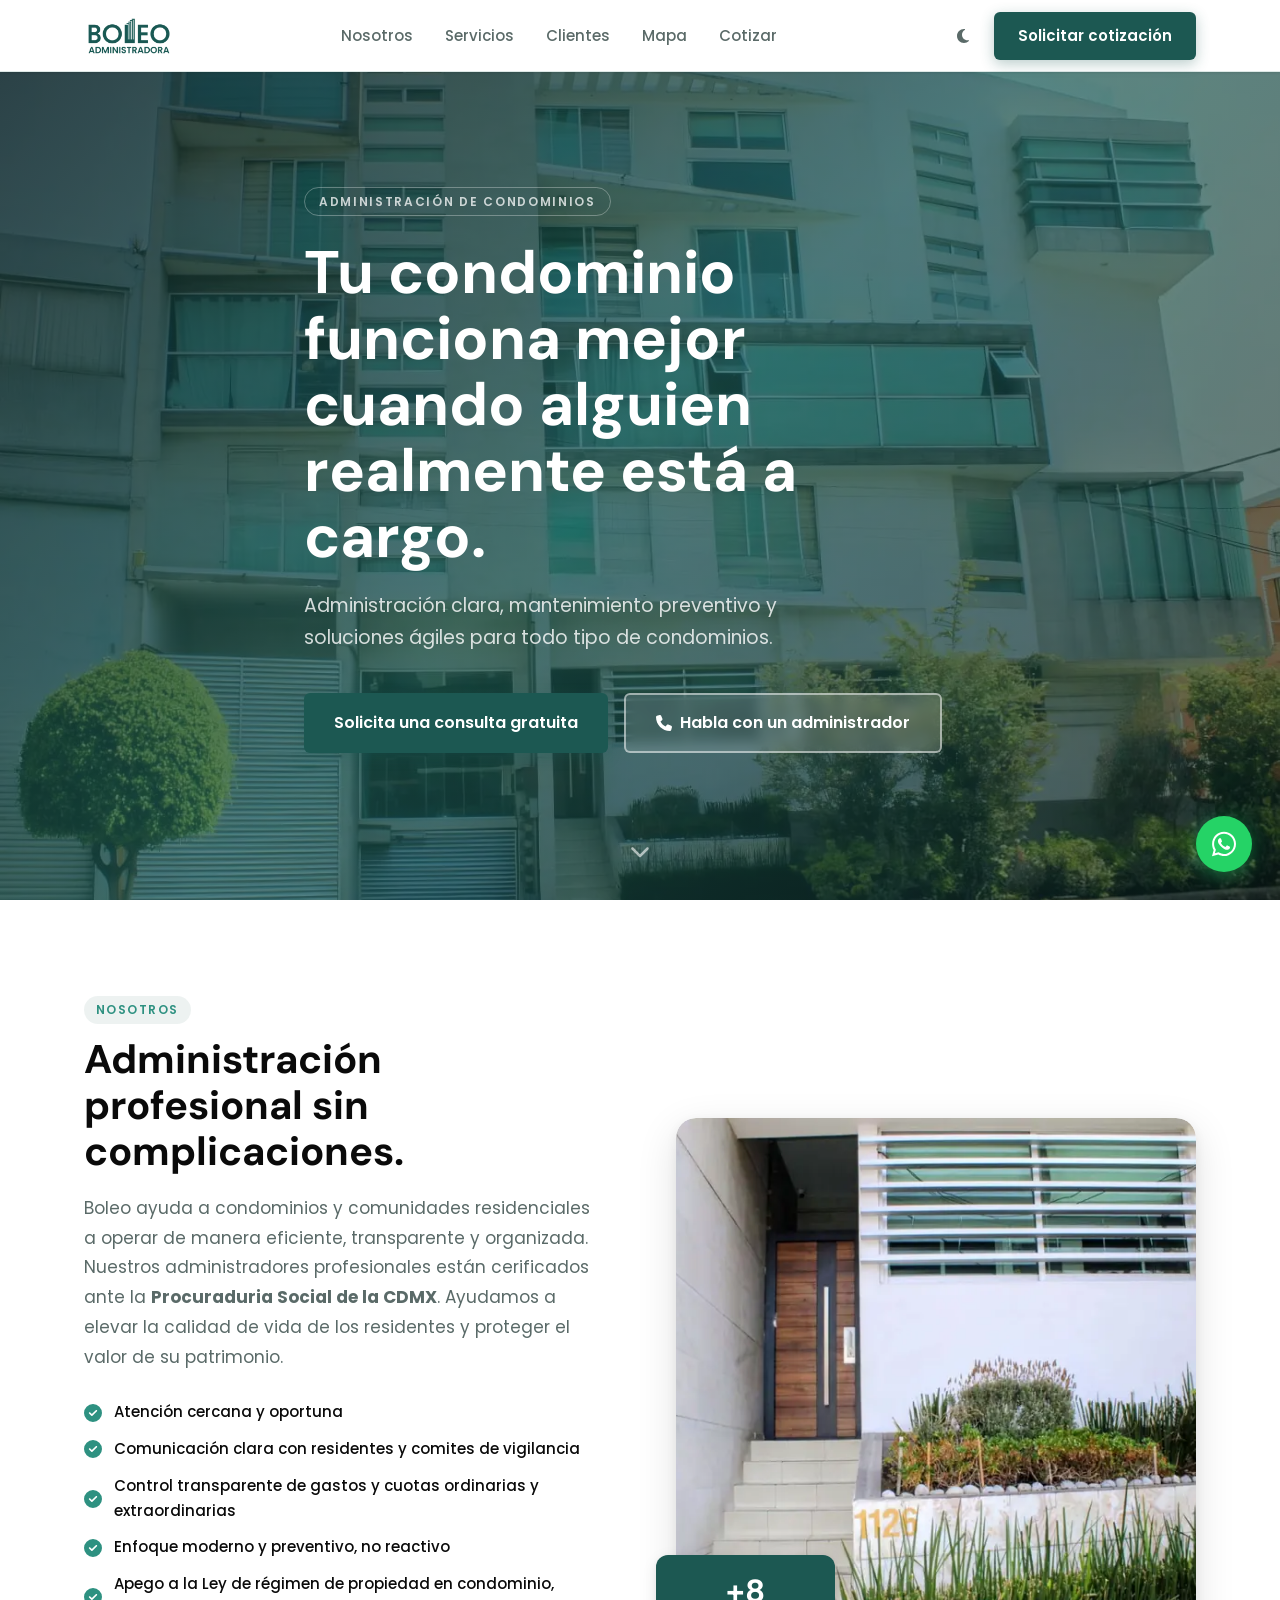
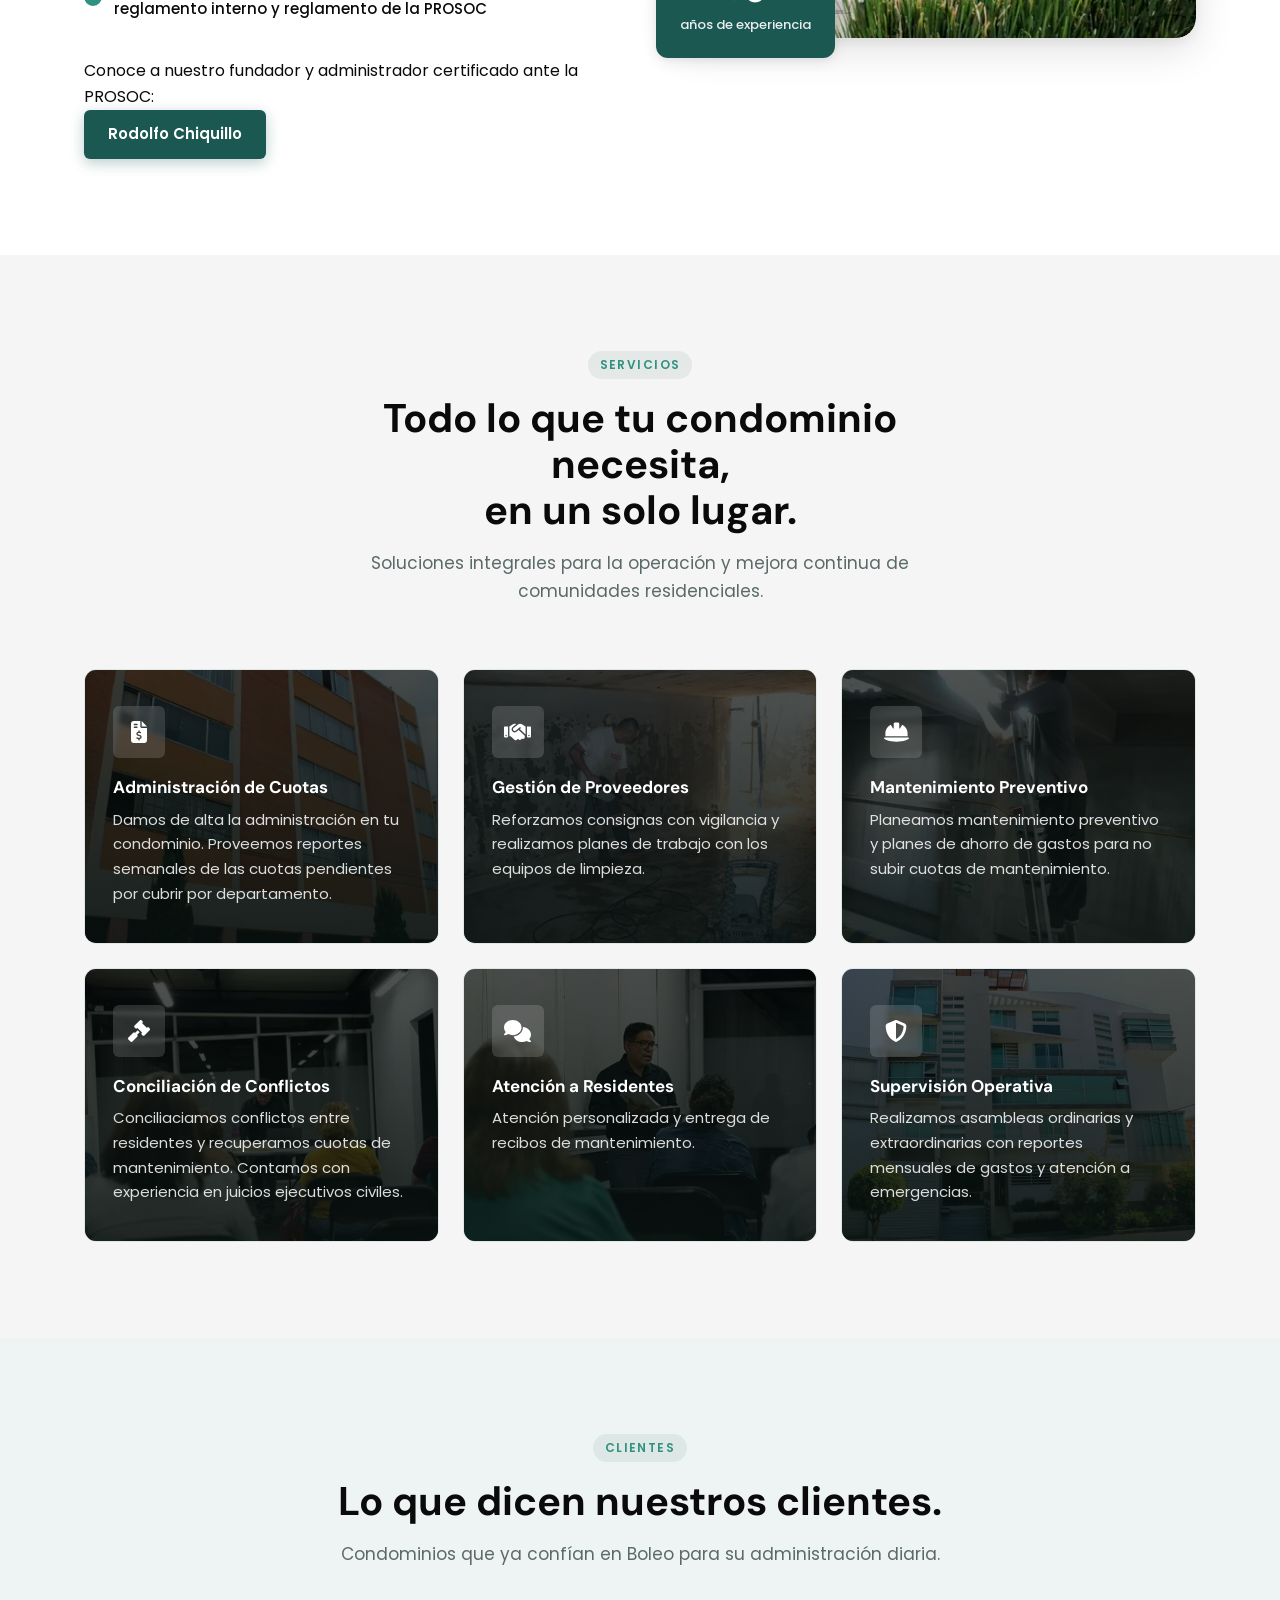
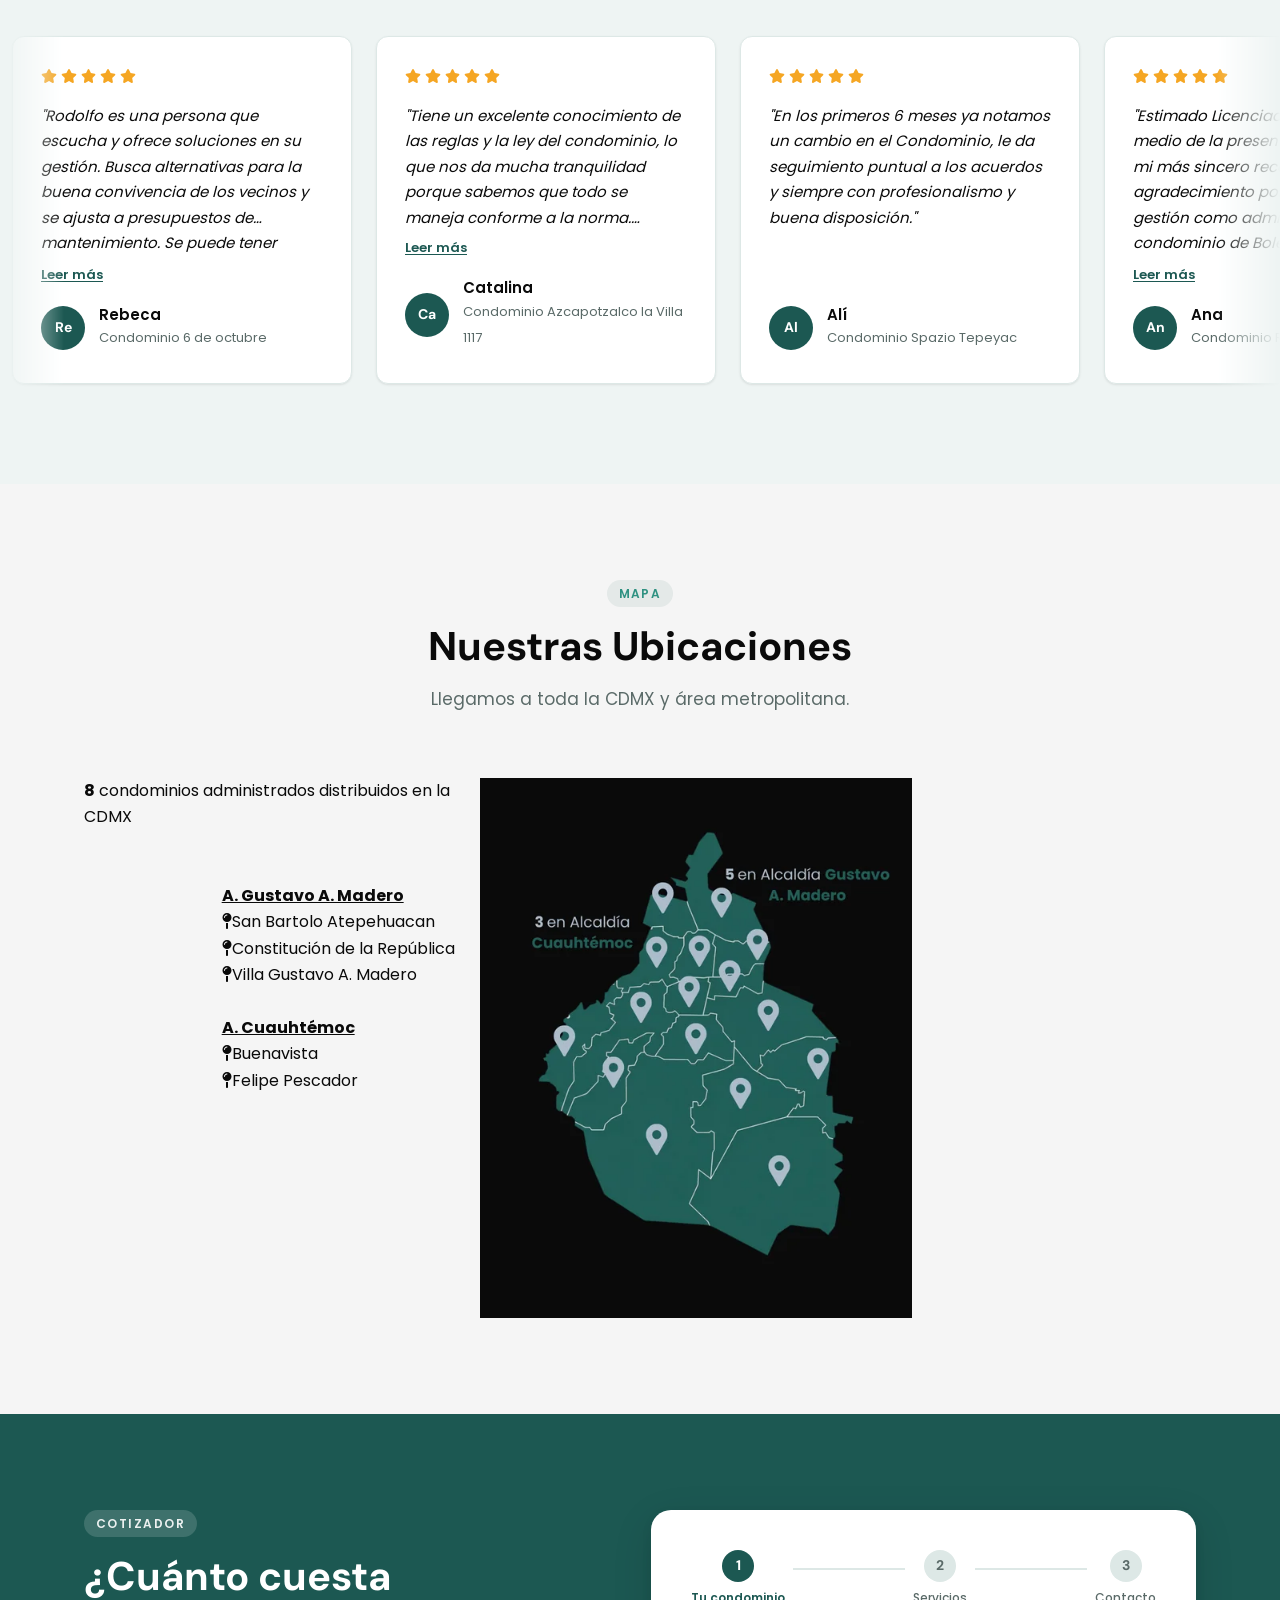
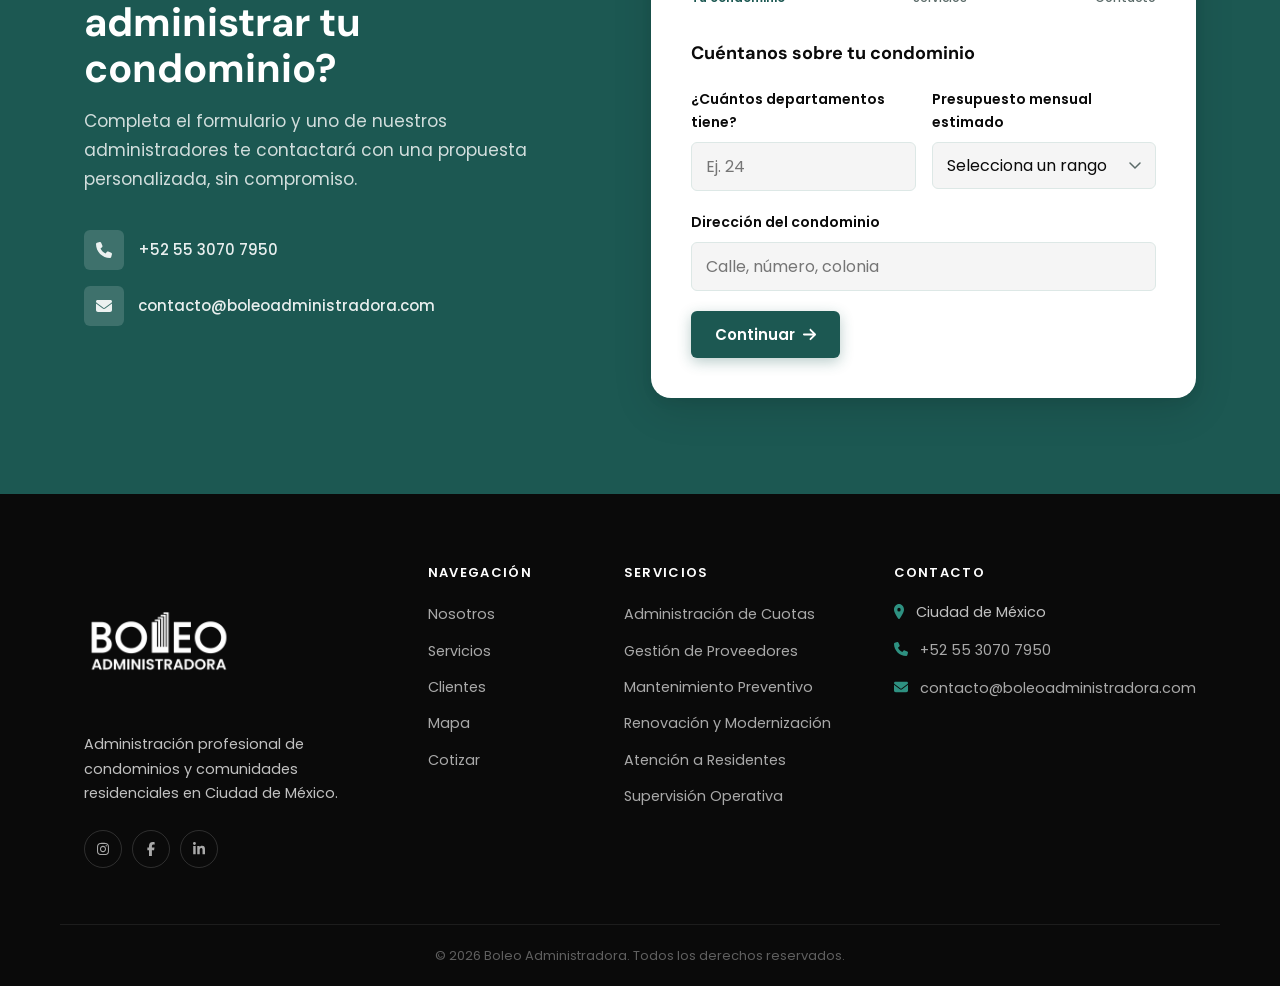
<file: index.html>
<!DOCTYPE html>
<html lang="es" class="defer-render">
<head>
  <meta charset="UTF-8">
  <meta name="viewport" content="width=device-width, initial-scale=1.0">
  <meta name="description" content="Administración profesional de condominios en Ciudad de México: cuotas claras, mantenimiento preventivo y atención cercana a residentes. Cotiza gratis.">
  <meta name="robots" content="index, follow">
  <link rel="canonical" href="https://boleoadministradora.com/">
  <title>Boleo Administradora | Administración de Condominios en CDMX</title>

  <!-- Open Graph / Facebook / WhatsApp -->
  <meta property="og:type" content="website">
  <meta property="og:site_name" content="Boleo Administradora">
  <meta property="og:locale" content="es_MX">
  <meta property="og:url" content="https://boleoadministradora.com/">
  <meta property="og:title" content="Boleo Administradora | Administración de Condominios en CDMX">
  <meta property="og:description" content="Administración profesional de condominios en Ciudad de México: cuotas claras, mantenimiento preventivo y atención cercana a residentes.">
  <meta property="og:image" content="https://boleoadministradora.com/resources/JPEG/og-image.jpg">
  <meta property="og:image:width" content="1200">
  <meta property="og:image:height" content="630">
  <meta property="og:image:alt" content="Edificio residencial administrado por Boleo Administradora">

  <!-- Twitter -->
  <meta name="twitter:card" content="summary_large_image">
  <meta name="twitter:title" content="Boleo Administradora | Administración de Condominios en CDMX">
  <meta name="twitter:description" content="Administración profesional de condominios en Ciudad de México: cuotas claras, mantenimiento preventivo y atención cercana a residentes.">
  <meta name="twitter:image" content="https://boleoadministradora.com/resources/JPEG/og-image.jpg">

  <meta name="theme-color" content="#1c5852">
  <link rel="preload" href="resources/fonts/dmsans-normal.woff2" as="font" type="font/woff2" crossorigin>
  <link rel="preload" href="resources/fonts/poppins-400.woff2" as="font" type="font/woff2" crossorigin>
  <link rel="stylesheet" href="icons.css">
  <link rel="stylesheet" href="styles.css">
  <link rel="modulepreload" href="constants.js">
  <link rel="icon" type="image/png" href="resources/PNG/favicon-64.png">

  <script type="application/ld+json">
  {
    "@context": "https://schema.org",
    "@type": "LocalBusiness",
    "@id": "https://boleoadministradora.com/#business",
    "name": "Boleo Administradora",
    "description": "Administración profesional de condominios y comunidades residenciales en Ciudad de México: cuotas, mantenimiento preventivo, gestión de proveedores y atención a residentes.",
    "url": "https://boleoadministradora.com/",
    "image": "https://boleoadministradora.com/resources/JPEG/og-image.jpg",
    "telephone": "+52-55-3070-7950",
    "email": "contacto@boleoadministradora.com",
    "priceRange": "$$",
    "address": {
      "@type": "PostalAddress",
      "addressLocality": "Ciudad de México",
      "addressCountry": "MX"
    },
    "areaServed": {
      "@type": "City",
      "name": "Ciudad de México"
    },
    "aggregateRating": {
      "@type": "AggregateRating",
      "ratingValue": "5.0",
      "reviewCount": "8"
    },
    "review": [
      { "@type": "Review", "reviewRating": { "@type": "Rating", "ratingValue": "5" }, "author": { "@type": "Person", "name": "Rebeca" }, "reviewBody": "Rodolfo es una persona que escucha y ofrece soluciones en su gestión. Busca alternativas para la buena convivencia de los vecinos y se ajusta a presupuestos de mantenimiento." },
      { "@type": "Review", "reviewRating": { "@type": "Rating", "ratingValue": "5" }, "author": { "@type": "Person", "name": "Catalina" }, "reviewBody": "Tiene un excelente conocimiento de las reglas y la ley del condominio, lo que nos da mucha tranquilidad porque sabemos que todo se maneja conforme a la norma." },
      { "@type": "Review", "reviewRating": { "@type": "Rating", "ratingValue": "5" }, "author": { "@type": "Person", "name": "Alí" }, "reviewBody": "En los primeros 6 meses ya notamos un cambio en el Condominio, le da seguimiento puntual a los acuerdos y siempre con profesionalismo y buena disposición." },
      { "@type": "Review", "reviewRating": { "@type": "Rating", "ratingValue": "5" }, "author": { "@type": "Person", "name": "Ana" }, "reviewBody": "Su liderazgo ha marcado un antes y un después en nuestra comunidad, demostrando un compromiso absoluto con el bienestar de todos los vecinos." },
      { "@type": "Review", "reviewRating": { "@type": "Rating", "ratingValue": "5" }, "author": { "@type": "Person", "name": "Diana" }, "reviewBody": "Nos hemos beneficiado con una gestión directa, transparente y sin burocracia, donde los recursos se destinan íntegramente al mantenimiento preventivo, la seguridad y las mejoras del inmueble." },
      { "@type": "Review", "reviewRating": { "@type": "Rating", "ratingValue": "5" }, "author": { "@type": "Person", "name": "Claudia" }, "reviewBody": "Desde los primeros meses logró cuidar nuestras finanzas, ha reducido la cartera vencida de vecinos deudores y hace la entrega de reportes de gastos claros y en tiempo cada mes." }
    ]
  }
  </script>
</head>
<body>

  <!-- HEADER -->
  <header class="site-header" id="site-header">
    <nav class="nav-container">
      <a href="#inicio" class="nav-logo" aria-label="Boleo Administradora — Inicio">
        <img src="resources/WEBP/logo-verde-320.webp" alt="Boleo Administradora" class="logo-light" width="90" height="90">
        <img src="resources/WEBP/logo-blanco-320.webp" alt="Boleo Administradora" class="logo-dark" width="90" height="90">
      </a>
      <ul class="nav-links" id="nav-links" role="list">
        <li><a href="#nosotros" class="nav-link">Nosotros</a></li>
        <li><a href="#servicios" class="nav-link">Servicios</a></li>
        <li><a href="#clientes" class="nav-link">Clientes</a></li>
        <li><a href="#mapa" class="nav-link">Mapa</a></li>
        <li><a href="#cotizador" class="nav-link">Cotizar</a></li>
      </ul>
      <div class="nav-actions">
        <button class="theme-toggle" id="theme-toggle" aria-label="Cambiar tema">
          <i class="fas fa-moon" id="theme-icon"></i>
        </button>
        <a href="#cotizador" class="btn btn-primary nav-cta">Solicitar cotización</a>
        <button class="hamburger" id="hamburger" aria-label="Abrir menú" aria-expanded="false">
          <span></span>
          <span></span>
          <span></span>
        </button>
      </div>
    </nav>
  </header>

  <main>

    <!-- ========== HERO ========== -->
    <section id="inicio" class="hero">
      <div class="hero-bg">
        <img src="resources/WEBP/exterior-administrado-800.webp"
             srcset="resources/WEBP/exterior-administrado-480.webp 480w, resources/WEBP/exterior-administrado-800.webp 800w, resources/WEBP/exterior-administrado-1200.webp 1200w, resources/WEBP/exterior-administrado-1458.webp 1458w"
             sizes="100vw" width="1458" height="1228" fetchpriority="high"
             alt="Edificio residencial moderno administrado por Boleo">
        <div class="hero-overlay"></div>
      </div>
      <div class="hero-content container">
        <span class="hero-label">Administración de Condominios</span>
        <h1 class="hero-title">Tu condominio funciona mejor cuando alguien realmente está a cargo.</h1>
        <p class="hero-subtitle">Administración clara, mantenimiento preventivo y soluciones ágiles para todo tipo de condominios.</p>
        <div class="hero-actions">
          <a href="#cotizador" class="btn btn-primary btn-lg">Solicita una consulta gratuita</a>
          <a href="tel:+5215530707950" class="btn btn-ghost btn-lg">
            <i class="fas fa-phone"></i> Habla con un administrador
          </a>
        </div>
      </div>
      <a href="#nosotros" class="hero-scroll" aria-label="Ir a Nosotros">
        <i class="fas fa-chevron-down"></i>
      </a>
    </section>

    <!-- ========== NOSOTROS ========== -->
    <section id="nosotros" class="nosotros">
      <div class="container nosotros-grid">
        <div class="nosotros-content">
          <span class="section-label">Nosotros</span>
          <h2 class="section-title">Administración profesional sin complicaciones.</h2>
          <p class="nosotros-body">Boleo ayuda a condominios y comunidades residenciales a operar de manera eficiente, transparente y organizada. Nuestros administradores profesionales están cerificados ante la <b>Procuraduria Social de la CDMX</b>. Ayudamos a elevar la calidad de vida de los residentes y proteger el valor de su patrimonio.</p>
          <ul class="differentiators" role="list">
            <li>
              <i class="fas fa-check-circle" aria-hidden="true"></i>
              <span>Atención cercana y oportuna</span>
            </li>
            <li>
              <i class="fas fa-check-circle" aria-hidden="true"></i>
              <span>Comunicación clara con residentes y comites de vigilancia</span>
            </li>
            <li>
              <i class="fas fa-check-circle" aria-hidden="true"></i>
              <span>Control transparente de gastos y cuotas ordinarias y extraordinarias</span>
            </li>
            <li>
              <i class="fas fa-check-circle" aria-hidden="true"></i>
              <span>Enfoque moderno y preventivo, no reactivo</span>
            </li>
            <li>
              <i class="fas fa-check-circle" aria-hidden="true"></i>
              <span>Apego a la Ley de régimen de propiedad en condominio, reglamento interno y reglamento de la PROSOC</span>
            </li>
          </ul>
          Conoce a nuestro fundador y administrador certificado ante la PROSOC:
          <br/>
          <a href="./RodolfoChiquillo" class="btn btn-primary">Rodolfo Chiquillo</a>
        </div>
        <div class="nosotros-image">
          <div class="nosotros-slideshow">
            <!-- Slides 2+ carry data-* attributes only; main.js loads them right before they're shown -->
            <img src="resources/WEBP/puerta-entrada-800.webp"
                 srcset="resources/WEBP/puerta-entrada-480.webp 480w, resources/WEBP/puerta-entrada-800.webp 800w, resources/WEBP/puerta-entrada-1200.webp 1200w"
                 sizes="(max-width: 1023px) calc(100vw - 48px), 520px" width="1511" height="1066" loading="lazy"
                 alt="Condominio moderno administrado por Boleo en Ciudad de México" class="active">
            <img data-src="resources/WEBP/exterior-edificio-800.webp"
                 data-srcset="resources/WEBP/exterior-edificio-480.webp 480w, resources/WEBP/exterior-edificio-800.webp 800w, resources/WEBP/exterior-edificio-939.webp 939w"
                 sizes="(max-width: 1023px) calc(100vw - 48px), 520px" width="939" height="1418"
                 alt="Edificio residencial moderno administrado por Boleo">
            <img data-src="resources/WEBP/servicio-administracion-800.webp"
                 data-srcset="resources/WEBP/servicio-administracion-480.webp 480w, resources/WEBP/servicio-administracion-800.webp 800w, resources/WEBP/servicio-administracion-900.webp 900w"
                 sizes="(max-width: 1023px) calc(100vw - 48px), 520px" width="900" height="1600"
                 alt="Condominio moderno administrado por Boleo en Ciudad de México">
          </div>
          <div class="nosotros-badge">
            <span class="badge-num">+8</span>
            <span class="badge-text">años de experiencia</span>
          </div>
        </div>
      </div>
    </section>

    <!-- ========== SERVICIOS ========== -->
    <section id="servicios" class="servicios">
      <div class="container">
        <div class="section-header">
          <span class="section-label">Servicios</span>
          <h2 class="section-title">Todo lo que tu condominio necesita,<br>en un solo lugar.</h2>
          <p class="section-subtitle">Soluciones integrales para la operación y mejora continua de comunidades residenciales.</p>
        </div>
        <div class="servicios-grid">

          <div class="servicio-card">
            <img class="servicio-bg" src="resources/WEBP/exterior-edificio-800.webp" srcset="resources/WEBP/exterior-edificio-480.webp 480w, resources/WEBP/exterior-edificio-800.webp 800w" sizes="(max-width: 767px) calc(100vw - 48px), (max-width: 1023px) 50vw, 360px" width="800" height="1208" alt="" loading="lazy" decoding="async">
            <div class="servicio-icon" aria-hidden="true">
              <i class="fas fa-file-invoice-dollar"></i>
            </div>
            <h3>Administración de Cuotas</h3>
            <p>Damos de alta la administración en tu condominio. Proveemos reportes semanales de las cuotas pendientes por cubrir por departamento.</p>
          </div>

          <div class="servicio-card">
            <img class="servicio-bg" src="resources/WEBP/servicio-limpieza-800.webp" srcset="resources/WEBP/servicio-limpieza-480.webp 480w, resources/WEBP/servicio-limpieza-800.webp 800w" sizes="(max-width: 767px) calc(100vw - 48px), (max-width: 1023px) 50vw, 360px" width="800" height="533" alt="" loading="lazy" decoding="async">
            <div class="servicio-icon" aria-hidden="true">
              <i class="fas fa-handshake"></i>
            </div>
            <h3>Gestión de Proveedores</h3>
            <p>Reforzamos consignas con vigilancia y realizamos planes de trabajo con los equipos de limpieza.</p>
          </div>
          <div class="servicio-card">
            <img class="servicio-bg" src="resources/WEBP/servicio-electricista-800.webp" srcset="resources/WEBP/servicio-electricista-480.webp 480w, resources/WEBP/servicio-electricista-800.webp 800w" sizes="(max-width: 767px) calc(100vw - 48px), (max-width: 1023px) 50vw, 360px" width="800" height="1067" alt="" loading="lazy" decoding="async">
            <div class="servicio-icon" aria-hidden="true">
              <i class="fas fa-hard-hat"></i>
            </div>
            <h3>Mantenimiento Preventivo</h3>
            <p>Planeamos mantenimiento preventivo y planes de ahorro de gastos para no subir cuotas de mantenimiento.</p>
          </div>
          <div class="servicio-card">
            <img class="servicio-bg" src="resources/WEBP/servicio-juntas-800.webp" srcset="resources/WEBP/servicio-juntas-480.webp 480w, resources/WEBP/servicio-juntas-800.webp 800w" sizes="(max-width: 767px) calc(100vw - 48px), (max-width: 1023px) 50vw, 360px" width="800" height="450" alt="" loading="lazy" decoding="async">
            <div class="servicio-icon" aria-hidden="true">
              <i class="fas fa-gavel"></i>
            </div>
            <h3>Conciliación de Conflictos</h3>
            <p>Conciliaciamos conflictos entre residentes y recuperamos cuotas de mantenimiento. Contamos con experiencia en juicios ejecutivos civiles.</p>
          </div>
          <div class="servicio-card">
            <img class="servicio-bg" src="resources/WEBP/servicio-administracion-800.webp" srcset="resources/WEBP/servicio-administracion-480.webp 480w, resources/WEBP/servicio-administracion-800.webp 800w" sizes="(max-width: 767px) calc(100vw - 48px), (max-width: 1023px) 50vw, 360px" width="800" height="1422" alt="" loading="lazy" decoding="async">
            <div class="servicio-icon" aria-hidden="true">
              <i class="fas fa-comments"></i>
            </div>
            <h3>Atención a Residentes</h3>
            <p>Atención personalizada y entrega de recibos de mantenimiento.</p>
          </div>
          <div class="servicio-card">
            <img class="servicio-bg" src="resources/WEBP/exterior-administrado-800.webp" srcset="resources/WEBP/exterior-administrado-480.webp 480w, resources/WEBP/exterior-administrado-800.webp 800w" sizes="(max-width: 767px) calc(100vw - 48px), (max-width: 1023px) 50vw, 360px" width="800" height="674" alt="" loading="lazy" decoding="async">
            <div class="servicio-icon" aria-hidden="true">
              <i class="fas fa-shield-alt"></i>
            </div>
            <h3>Supervisión Operativa</h3>
            <p>Realizamos asambleas ordinarias y extraordinarias con reportes mensuales de gastos y atención a emergencias.</p>
          </div>
        </div>
      </div>
    </section>

    <!-- ========== CLIENTES ========== -->
    <section id="clientes" class="clientes">
      
      <div class="container">
        <div class="section-header">
          <span class="section-label">Clientes</span>
          <h2 class="section-title">Lo que dicen nuestros clientes.</h2>
          <p class="section-subtitle">Condominios que ya confían en Boleo para su administración diaria.</p>
        </div>
      </div>

      <div class="testimonials-marquee">

        <div class="testimonials-track">

          <div class="testimonials-set">
            <div class="testimonial-card">
              <div class="testimonial-stars" aria-label="5 de 5 estrellas">
                <i class="fas fa-star" aria-hidden="true"></i>
                <i class="fas fa-star" aria-hidden="true"></i>
                <i class="fas fa-star" aria-hidden="true"></i>
                <i class="fas fa-star" aria-hidden="true"></i>
                <i class="fas fa-star" aria-hidden="true"></i>
              </div>
              <p class="testimonial-text">"Rodolfo es una persona que escucha y ofrece soluciones en su gestión. Busca alternativas para la buena convivencia de los vecinos y se ajusta a presupuestos de mantenimiento. Se puede tener comunicación con el ante los previstos."</p>
              <div class="testimonial-author">
                <div class="testimonial-avatar" aria-hidden="true">Re</div>
                <div class="testimonial-info">
                  <strong>Rebeca</strong>
                  <span>Condominio 6 de octubre</span>
                </div>
              </div>
            </div>
            <div class="testimonial-card">
              <div class="testimonial-stars" aria-label="5 de 5 estrellas">
                <i class="fas fa-star" aria-hidden="true"></i>
                <i class="fas fa-star" aria-hidden="true"></i>
                <i class="fas fa-star" aria-hidden="true"></i>
                <i class="fas fa-star" aria-hidden="true"></i>
                <i class="fas fa-star" aria-hidden="true"></i>
              </div>
              <p class="testimonial-text">"Tiene un excelente conocimiento de las reglas y la ley del condominio, lo que nos da mucha tranquilidad porque sabemos que todo se maneja conforme a la norma. Siempre se está capacitando y actualizando, lo que se nota en la forma en que implementa mejoras prácticas y se mantiene al día con los temas que nos competen. Es una persona muy responsable y atenta para resolver cualquier problema que surge en el edificio; siempre está disponible y responde rápido. Además, es totalmente honesto con las finanzas, lo que nos transmite una gran confianza en el manejo transparente del dinero de la comunidad."</p>
              <div class="testimonial-author">
                <div class="testimonial-avatar" aria-hidden="true">Ca</div>
                <div class="testimonial-info">
                  <strong>Catalina</strong>
                  <span>Condominio Azcapotzalco la Villa 1117</span>
                </div>
              </div>
            </div>
            <div class="testimonial-card">
              <div class="testimonial-stars" aria-label="5 de 5 estrellas">
                <i class="fas fa-star" aria-hidden="true"></i>
                <i class="fas fa-star" aria-hidden="true"></i>
                <i class="fas fa-star" aria-hidden="true"></i>
                <i class="fas fa-star" aria-hidden="true"></i>
                <i class="fas fa-star" aria-hidden="true"></i>
              </div>
              <p class="testimonial-text">"En los primeros 6 meses ya notamos un cambio en el Condominio, le da seguimiento puntual a los acuerdos y siempre con profesionalismo y buena disposición."</p>
              <div class="testimonial-author">
                <div class="testimonial-avatar" aria-hidden="true">Al</div>
                <div class="testimonial-info">
                  <strong>Alí</strong>
                  <span>Condominio Spazio Tepeyac</span>
                </div>
              </div>
            </div>
            <div class="testimonial-card">
              <div class="testimonial-stars" aria-label="5 de 5 estrellas">
                <i class="fas fa-star" aria-hidden="true"></i>
                <i class="fas fa-star" aria-hidden="true"></i>
                <i class="fas fa-star" aria-hidden="true"></i>
                <i class="fas fa-star" aria-hidden="true"></i>
                <i class="fas fa-star" aria-hidden="true"></i>
              </div>
              <p class="testimonial-text">"Estimado Licenciado Chiquillo, por medio de la presente quiero expresar mi más sincero reconocimiento y agradecimiento por su destacada gestión como administrador del condominio de Boleo. Su liderazgo ha marcado un antes y un después en nuestra comunidad, demostrando un compromiso absoluto con el bienestar de todos los vecinos. Una de sus mayores fortalezas ha sido su impecable capacidad de gestión financiera y legal. Gracias a su perseverancia y conocimiento, logró recuperar con éxito un importante monto de dinero que se encontraba consignado, el cual fue destinado de manera oportuna a la pintura y mejora estética de las instalaciones del condominio, revalorizando nuestra propiedad. Asimismo, su habilidad para la resolución de conflictos y su enfoque resolutivo han quedado de manifiesto en situaciones críticas. Un claro ejemplo fue la oportuna reparación de la bomba que abastece de agua al condominio, garantizando la continuidad de un servicio vital sin afectar la tranquilidad de las familias. Destaca especialmente su constante disposición al diálogo y su transparente comunicación con el comité de vigilancia, informando cada paso y escuchando las necesidades de los condóminos. Por todo ello, le extiendo mi más alta estima y recomendación por su excelente labor administrativa."</p>
              <div class="testimonial-author">
                <div class="testimonial-avatar" aria-hidden="true">An</div>
                <div class="testimonial-info">
                  <strong>Ana</strong>
                  <span>Condominio Real de Boleo II</span>
                </div>
              </div>
            </div>
            <div class="testimonial-card">
              <div class="testimonial-stars" aria-label="5 de 5 estrellas">
                <i class="fas fa-star" aria-hidden="true"></i>
                <i class="fas fa-star" aria-hidden="true"></i>
                <i class="fas fa-star" aria-hidden="true"></i>
                <i class="fas fa-star" aria-hidden="true"></i>
                <i class="fas fa-star" aria-hidden="true"></i>
              </div>
              <p class="testimonial-text">"Esperando se encuentre bien, deseo agradecer su excelente desempeño que ha tenido desde el primer dia que vino al condominio FERROCARRIL HIDALGO 847 cómo administrador del mismo.
Sus logros han sido muchos, destacando la baja de morosidad haciendo convenios, resolviendo la falta de organización en las emergencias de mantenimiento que se presentan resolviendolos con prontitud y promoviendo el respeto entre los condóminos en las relaciones vecinales asi cómo en areas comúnes, su  resolución a todo lo que se vive en las viviendas actuales has sido muy oportuna.
Su presencia puso orden y límites que no teníamos.
En lo personal valoro mucho su experiencia y capacidad de tolerancia para conciliar.
Reitero cómo siempre mis buenos deseos y agradecimiento.
Quedo de usted."</p>
              <div class="testimonial-author">
                <div class="testimonial-avatar" aria-hidden="true">An</div>
                <div class="testimonial-info">
                  <strong>Maritere Zúñga</strong>
                  <span>Condominio Ferrocarril 847</span>
                </div>
              </div>
            </div>
            <div class="testimonial-card">
              <div class="testimonial-stars" aria-label="5 de 5 estrellas">
                <i class="fas fa-star" aria-hidden="true"></i>
                <i class="fas fa-star" aria-hidden="true"></i>
                <i class="fas fa-star" aria-hidden="true"></i>
                <i class="fas fa-star" aria-hidden="true"></i>
                <i class="fas fa-star" aria-hidden="true"></i>
              </div>
              <p class="testimonial-text">"La administración independiente es la solución ideal para optimizar la convivencia de un pequeño condominio, un tamaño que exige atención personalizada pero no justifica los altos costos de una gran empresa corporativa. A raíz de la incorporación de Rodolfo y su equipo, los condominios nos hemos  beneficiado con una gestión directa, transparente y sin burocracia, donde los recursos se destinan íntegramente al mantenimiento preventivo, la seguridad y las mejoras del inmueble. A diferencia de las agencias masivas o internas, ya que hemos encontrado a un profesional independiente que ofrece canales de comunicación fluidos y respuestas inmediatas ante emergencias que conoce a fondo las necesidades específicas de los condominos."</p>
              <div class="testimonial-author">
                <div class="testimonial-avatar" aria-hidden="true">Di</div>
                <div class="testimonial-info">
                  <strong>Diana</strong>
                  <span>Azcapotzalco 1126</span>
                </div>
              </div>
            </div>
            <div class="testimonial-card">
              <div class="testimonial-stars" aria-label="5 de 5 estrellas">
                <i class="fas fa-star" aria-hidden="true"></i>
                <i class="fas fa-star" aria-hidden="true"></i>
                <i class="fas fa-star" aria-hidden="true"></i>
                <i class="fas fa-star" aria-hidden="true"></i>
                <i class="fas fa-star" aria-hidden="true"></i>
              </div>
              <p class="testimonial-text">"Como residente y ex-miembro del comité de vigilancia, del inmueble en donde Rodolfo ha sido el Adminsitrador por dos años y medio hasta ahora, me permito reconocer que su gestion y arduo trabajo transformó nuestro condominio de forma positiva. Desde los primeros meses logró cuidar nuestras finanzas, ha reducido la cartera vencida de vecinos deudores y hace la entrega de reportes de gastos claros y en tiempo cada mes. Además, responde a los reportes de mantenimiento y mantiene una comunicación amable y directa con todos los vecinos. Gracias a su orden y gestión hoy vivimos en un lugar seguro, limpio y con mejor plusvalía."</p>
              <div class="testimonial-author">
                <div class="testimonial-avatar" aria-hidden="true">Cl</div>
                <div class="testimonial-info">
                  <strong>Claudia</strong>
                  <span>Azcapotzalco la villa 1126</span>
                </div>
              </div>
            </div>
          </div>

          <div class="testimonials-set" aria-hidden="true">
            <div class="testimonial-card">
              <div class="testimonial-stars" aria-label="5 de 5 estrellas">
                <i class="fas fa-star" aria-hidden="true"></i>
                <i class="fas fa-star" aria-hidden="true"></i>
                <i class="fas fa-star" aria-hidden="true"></i>
                <i class="fas fa-star" aria-hidden="true"></i>
                <i class="fas fa-star" aria-hidden="true"></i>
              </div>
              <p class="testimonial-text">"Rodolfo es una persona que escucha y ofrece soluciones en su gestión. Busca alternativas para la buena convivencia de los vecinos y se ajusta a presupuestos de mantenimiento. Se puede tener comunicación con el ante los previstos."</p>
              <div class="testimonial-author">
                <div class="testimonial-avatar" aria-hidden="true">Re</div>
                <div class="testimonial-info">
                  <strong>Rebeca</strong>
                  <span>Condominio 6 de octubre</span>
                </div>
              </div>
            </div>
            <div class="testimonial-card">
              <div class="testimonial-stars" aria-label="5 de 5 estrellas">
                <i class="fas fa-star" aria-hidden="true"></i>
                <i class="fas fa-star" aria-hidden="true"></i>
                <i class="fas fa-star" aria-hidden="true"></i>
                <i class="fas fa-star" aria-hidden="true"></i>
                <i class="fas fa-star" aria-hidden="true"></i>
              </div>
              <p class="testimonial-text">"Tiene un excelente conocimiento de las reglas y la ley del condominio, lo que nos da mucha tranquilidad porque sabemos que todo se maneja conforme a la norma. Siempre se está capacitando y actualizando, lo que se nota en la forma en que implementa mejoras prácticas y se mantiene al día con los temas que nos competen. Es una persona muy responsable y atenta para resolver cualquier problema que surge en el edificio; siempre está disponible y responde rápido. Además, es totalmente honesto con las finanzas, lo que nos transmite una gran confianza en el manejo transparente del dinero de la comunidad."</p>
              <div class="testimonial-author">
                <div class="testimonial-avatar" aria-hidden="true">Ca</div>
                <div class="testimonial-info">
                  <strong>Catalina</strong>
                  <span>Condominio Azcapotzalco la Villa 1117</span>
                </div>
              </div>
            </div>
            <div class="testimonial-card">
              <div class="testimonial-stars" aria-label="5 de 5 estrellas">
                <i class="fas fa-star" aria-hidden="true"></i>
                <i class="fas fa-star" aria-hidden="true"></i>
                <i class="fas fa-star" aria-hidden="true"></i>
                <i class="fas fa-star" aria-hidden="true"></i>
                <i class="fas fa-star" aria-hidden="true"></i>
              </div>
              <p class="testimonial-text">"En los primeros 6 meses ya notamos un cambio en el Condominio, le da seguimiento puntual a los acuerdos y siempre con profesionalismo y buena disposición."</p>
              <div class="testimonial-author">
                <div class="testimonial-avatar" aria-hidden="true">Al</div>
                <div class="testimonial-info">
                  <strong>Alí</strong>
                  <span>Condominio Spazio Tepeyac</span>
                </div>
              </div>
            </div>
            <div class="testimonial-card">
              <div class="testimonial-stars" aria-label="5 de 5 estrellas">
                <i class="fas fa-star" aria-hidden="true"></i>
                <i class="fas fa-star" aria-hidden="true"></i>
                <i class="fas fa-star" aria-hidden="true"></i>
                <i class="fas fa-star" aria-hidden="true"></i>
                <i class="fas fa-star" aria-hidden="true"></i>
              </div>
              <p class="testimonial-text">"Estimado Licenciado Chiquillo, por medio de la presente quiero expresar mi más sincero reconocimiento y agradecimiento por su destacada gestión como administrador del condominio de Boleo. Su liderazgo ha marcado un antes y un después en nuestra comunidad, demostrando un compromiso absoluto con el bienestar de todos los vecinos. Una de sus mayores fortalezas ha sido su impecable capacidad de gestión financiera y legal. Gracias a su perseverancia y conocimiento, logró recuperar con éxito un importante monto de dinero que se encontraba consignado, el cual fue destinado de manera oportuna a la pintura y mejora estética de las instalaciones del condominio, revalorizando nuestra propiedad. Asimismo, su habilidad para la resolución de conflictos y su enfoque resolutivo han quedado de manifiesto en situaciones críticas. Un claro ejemplo fue la oportuna reparación de la bomba que abastece de agua al condominio, garantizando la continuidad de un servicio vital sin afectar la tranquilidad de las familias. Destaca especialmente su constante disposición al diálogo y su transparente comunicación con el comité de vigilancia, informando cada paso y escuchando las necesidades de los condóminos. Por todo ello, le extiendo mi más alta estima y recomendación por su excelente labor administrativa."</p>
              <div class="testimonial-author">
                <div class="testimonial-avatar" aria-hidden="true">An</div>
                <div class="testimonial-info">
                  <strong>Ana</strong>
                  <span>Condominio Real de Boleo II</span>
                </div>
              </div>
            </div>
            <div class="testimonial-card">
              <div class="testimonial-stars" aria-label="5 de 5 estrellas">
                <i class="fas fa-star" aria-hidden="true"></i>
                <i class="fas fa-star" aria-hidden="true"></i>
                <i class="fas fa-star" aria-hidden="true"></i>
                <i class="fas fa-star" aria-hidden="true"></i>
                <i class="fas fa-star" aria-hidden="true"></i>
              </div>
              <p class="testimonial-text">"Esperando se encuentre bien, deseo agradecer su excelente desempeño que ha tenido desde el primer dia que vino al condominio FERROCARRIL HIDALGO 847 cómo administrador del mismo.
Sus logros han sido muchos, destacando la baja de morosidad haciendo convenios, resolviendo la falta de organización en las emergencias de mantenimiento que se presentan resolviendolos con prontitud y promoviendo el respeto entre los condóminos en las relaciones vecinales asi cómo en areas comúnes, su  resolución a todo lo que se vive en las viviendas actuales has sido muy oportuna.
Su presencia puso orden y límites que no teníamos.
En lo personal valoro mucho su experiencia y capacidad de tolerancia para conciliar.
Reitero cómo siempre mis buenos deseos y agradecimiento.
Quedo de usted."</p>
              <div class="testimonial-author">
                <div class="testimonial-avatar" aria-hidden="true">An</div>
                <div class="testimonial-info">
                  <strong>Maritere Zúñga</strong>
                  <span>Condominio Ferrocarril 847</span>
                </div>
              </div>
            </div>
            <div class="testimonial-card">
              <div class="testimonial-stars" aria-label="5 de 5 estrellas">
                <i class="fas fa-star" aria-hidden="true"></i>
                <i class="fas fa-star" aria-hidden="true"></i>
                <i class="fas fa-star" aria-hidden="true"></i>
                <i class="fas fa-star" aria-hidden="true"></i>
                <i class="fas fa-star" aria-hidden="true"></i>
              </div>
              <p class="testimonial-text">"La administración independiente es la solución ideal para optimizar la convivencia de un pequeño condominio, un tamaño que exige atención personalizada pero no justifica los altos costos de una gran empresa corporativa. A raíz de la incorporación de Rodolfo y su equipo, los condominios nos hemos  beneficiado con una gestión directa, transparente y sin burocracia, donde los recursos se destinan íntegramente al mantenimiento preventivo, la seguridad y las mejoras del inmueble. A diferencia de las agencias masivas o internas, ya que hemos encontrado a un profesional independiente que ofrece canales de comunicación fluidos y respuestas inmediatas ante emergencias que conoce a fondo las necesidades específicas de los condominos."</p>
              <div class="testimonial-author">
                <div class="testimonial-avatar" aria-hidden="true">Di</div>
                <div class="testimonial-info">
                  <strong>Diana</strong>
                  <span>Azcapotzalcon1126</span>
                </div>
              </div>
            </div>
            <div class="testimonial-card">
              <div class="testimonial-stars" aria-label="5 de 5 estrellas">
                <i class="fas fa-star" aria-hidden="true"></i>
                <i class="fas fa-star" aria-hidden="true"></i>
                <i class="fas fa-star" aria-hidden="true"></i>
                <i class="fas fa-star" aria-hidden="true"></i>
                <i class="fas fa-star" aria-hidden="true"></i>
              </div>
              <p class="testimonial-text">"Como residente y ex-miembro del comité de vigilancia, del inmueble en donde Rodolfo ha sido el Adminsitrador por dos años y medio hasta ahora, me permito reconocer que su gestion y arduo trabajo transformó nuestro condominio de forma positiva. Desde los primeros meses logró cuidar nuestras finanzas, ha reducido la cartera vencida de vecinos deudores y hace la entrega de reportes de gastos claros y en tiempo cada mes. Además, responde a los reportes de mantenimiento y mantiene una comunicación amable y directa con todos los vecinos. Gracias a su orden y gestión hoy vivimos en un lugar seguro, limpio y con mejor plusvalía."</p>
              <div class="testimonial-author">
                <div class="testimonial-avatar" aria-hidden="true">Cl</div>
                <div class="testimonial-info">
                  <strong>Claudia</strong>
                  <span>Azcapotzalco la villa 1126</span>
                </div>
              </div>
            </div>
          </div>

        </div>

      </div>

    </section>

    <!-- ========== MAPA ========== -->
    <section id="mapa" class="mapa">

      <div class="container">
        <div class="section-header">
          <span class="section-label">Mapa</span>
          <h2 class="section-title">Nuestras Ubicaciones</h2>
          <p class="section-subtitle">Llegamos a toda la CDMX y área metropolitana.</p>
        </div>
        <div class="mapa-container">

          <div class="mapa-container-info">
            <p><b>8</b> condominios administrados distribuidos en la CDMX</p>
            <br>
            <br>
            <dl>
              <dt><u><b>A. Gustavo A. Madero</b></u></dt>
                <dd><i class="fa-solid fa-map-pin"></i>San Bartolo Atepehuacan</dd>
                <dd><i class="fa-solid fa-map-pin"></i>Constitución de la República</dd>
                <dd><i class="fa-solid fa-map-pin"></i>Villa Gustavo A. Madero</dd>
                <br>
              <dt><u><b>A. Cuauhtémoc</b></u></dt>
                <dd><i class="fa-solid fa-map-pin"></i>Buenavista</dd>
                <dd><i class="fa-solid fa-map-pin"></i>Felipe Pescador</dd>
            </dl>
          </div>

          <div class="mapa-container-image">
            <img src="resources/WEBP/mapa-cdmx-800.webp"
                 srcset="resources/WEBP/mapa-cdmx-540.webp 540w, resources/WEBP/mapa-cdmx-800.webp 800w, resources/WEBP/mapa-cdmx-1080.webp 1080w"
                 sizes="48vh" width="1080" height="1350" loading="lazy" decoding="async"
                 alt="Mapa de clientes de Boleo Administradora en Ciudad de México">
          </div>
          
        </div>
      </div>
    </section>

    <!-- ========== COTIZADOR ========== -->
    <section id="cotizador" class="cotizador">
      <div class="container">
        <div class="cotizador-wrapper">
          <div class="cotizador-info">
            <span class="section-label section-label--light">Cotizador</span>
            <h2 class="section-title">¿Cuánto cuesta administrar tu condominio?</h2>
            <p>Completa el formulario y uno de nuestros administradores te contactará con una propuesta personalizada, sin compromiso.</p>
            <div class="cotizador-contacts">
              <a href="tel:+5215530707950" class="contact-item">
                <div class="contact-icon"><i class="fas fa-phone" aria-hidden="true"></i></div>
                <span>+52 55 3070 7950</span>
              </a>
              <a href="mailto:contacto@boleoadministradora.com" class="contact-item">
                <div class="contact-icon"><i class="fas fa-envelope" aria-hidden="true"></i></div>
                <span>contacto@boleoadministradora.com</span>
              </a>
            </div>
          </div>

          <div class="cotizador-form-wrapper">
            <!-- Step indicators -->
            <div class="form-steps" aria-label="Pasos del formulario">
              <div class="step active" data-step="1">
                <span class="step-num">1</span>
                <span class="step-label">Tu condominio</span>
              </div>
              <div class="step-line"></div>
              <div class="step" data-step="2">
                <span class="step-num">2</span>
                <span class="step-label">Servicios</span>
              </div>
              <div class="step-line"></div>
              <div class="step" data-step="3">
                <span class="step-num">3</span>
                <span class="step-label">Contacto</span>
              </div>
            </div>

            <form id="cotizador-form" novalidate>

              <!-- Step 1: Condominio -->
              <div class="form-step active" id="step-1">
                <h3>Cuéntanos sobre tu condominio</h3>
                <div class="form-row">
                  <div class="form-group">
                    <label for="departamentos">¿Cuántos departamentos tiene?</label>
                    <input type="number" id="departamentos" name="departamentos" min="1" step="1" placeholder="Ej. 24" required>
                  </div>
                  <div class="form-group">
                    <label for="presupuesto">Presupuesto mensual estimado</label>
                    <select id="presupuesto" name="presupuesto" required>
                      <option value="" disabled selected>Selecciona un rango</option>
                      <option value="Menos de $5,000">Menos de $5,000</option>
                      <option value="5,000 - 10,000">$5,000 – $10,000</option>
                      <option value="10,000 - 20,000">$10,000 – $20,000</option>
                      <option value="20,000 - 30,000">$20,000 – $30,000</option>
                      <option value="Más de $30,000">Más de $30,000</option>
                    </select>
                  </div>
                </div>
                <div class="form-group">
                  <label for="ubicacion">Dirección del condominio</label>
                  <input type="text" id="ubicacion" name="ubicacion" placeholder="Calle, número, colonia" required autocomplete="street-address">
                </div>

                <button type="button" class="btn btn-primary btn-next" data-next="2">
                  Continuar <i class="fas fa-arrow-right" aria-hidden="true"></i>
                </button>
              </div>

              <!-- Step 2: Servicios -->
              <div class="form-step" id="step-2">
                <h3>¿Qué servicios te interesan?</h3>
                <div class="form-group">

                  <div class="form-group">
                    <label>¿Cuentan actualmente con administración?</label>
                    <div class="radio-group" role="group" aria-label="Cuenta con administración">
                      <label class="radio-label">
                        <input type="radio" name="administracion" value="si" required>
                        <span>Sí</span>
                      </label>
                      <label class="radio-label">
                        <input type="radio" name="administracion" value="no">
                        <span>No</span>
                      </label>
                    </div>
                  </div>

                  <div class="form-group">
                    <label>¿Su administración cuenta con certificación PROSOC?</label>
                    <div class="radio-group" role="group" aria-label="Certificación PROSOC">
                      <label class="radio-label">
                        <input type="radio" name="prosoc" value="si" required>
                        <span>Sí</span>
                      </label>
                      <label class="radio-label">
                        <input type="radio" name="prosoc" value="no">
                        <span>No</span>
                      </label>
                    </div>
                  </div>

                </div>
                
                <div class="form-actions">
                  <button type="button" class="btn btn-outline btn-prev" data-prev="1">
                    <i class="fas fa-arrow-left" aria-hidden="true"></i> Anterior
                  </button>
                  <button type="button" class="btn btn-primary btn-next" data-next="3">
                    Continuar <i class="fas fa-arrow-right" aria-hidden="true"></i>
                  </button>
                </div>
              </div>

              <!-- Step 3: Contacto -->
              <div class="form-step" id="step-3">
                <h3>Información de contacto</h3>
                <div class="form-row">
                  <div class="form-group">
                    <label for="nombre">Nombre completo</label>
                    <input type="text" id="nombre" name="nombre" placeholder="Tu nombre" required autocomplete="name">
                  </div>
                  <div class="form-group">
                    <label for="email">Correo electrónico</label>
                    <input type="email" id="email" name="email" placeholder="tu@email.com" required autocomplete="email">
                  </div>
                </div>
                <div class="form-group">
                  <label for="telefono">Teléfono</label>
                  <input type="tel" id="telefono" name="telefono" placeholder="+52 55 0000 0000" required autocomplete="tel">
                </div>
                <div class="form-group">
                  <label for="mensaje">Mensaje adicional <span class="optional">(opcional)</span></label>
                  <textarea id="mensaje" name="mensaje" rows="3" placeholder="¿Algo más que debamos saber sobre tu condominio?"></textarea>
                </div>
                <p class="form-submit-error" id="form-submit-error" role="alert" hidden>
                  <i class="fas fa-triangle-exclamation" aria-hidden="true"></i>
                  <span>Ocurrió un error al enviar tu solicitud. Intenta de nuevo.</span>
                </p>
                <div class="form-actions">
                  <button type="button" class="btn btn-outline btn-prev" data-prev="2">
                    <i class="fas fa-arrow-left" aria-hidden="true"></i> Anterior
                  </button>
                  <button type="submit" class="btn btn-primary" id="cotizador-submit">
                    <span class="btn-label">Solicitar cotización</span>
                    <i class="fas fa-paper-plane" aria-hidden="true"></i>
                  </button>
                </div>
              </div>

              <!-- Success -->
              <div class="form-step" id="step-success">
                <div class="form-success">
                  <div class="success-icon" aria-hidden="true">
                    <i class="fas fa-check-circle"></i>
                  </div>
                  <h3>¡Solicitud enviada!</h3>
                  <p>Gracias por contactarnos. Un administrador de Boleo se comunicará contigo en las próximas 24 horas hábiles.</p>
                  <a href="#inicio" class="btn btn-primary">Volver al inicio</a>
                </div>
              </div>

            </form>
          </div>
        </div>
      </div>
    </section>

  </main>

  <!-- ========== FOOTER ========== -->
  <footer class="site-footer">
    <div class="container footer-grid">
      <div class="footer-brand">
        <a href="#inicio" aria-label="Boleo Administradora — Inicio">
          <img src="resources/WEBP/logo-blanco-320.webp" alt="Boleo Administradora" class="footer-logo" width="150" height="150" loading="lazy">
        </a>
        <p>Administración profesional de condominios y comunidades residenciales en Ciudad de México.</p>
        <div class="footer-socials">
          <a href="#" class="social-link" aria-label="Instagram de Boleo" rel="noopener noreferrer" target="_blank">
            <i class="fab fa-instagram" aria-hidden="true"></i>
          </a>
          <a href="#" class="social-link" aria-label="Facebook de Boleo" rel="noopener noreferrer" target="_blank">
            <i class="fab fa-facebook-f" aria-hidden="true"></i>
          </a>
          <a href="#" class="social-link" aria-label="LinkedIn de Boleo" rel="noopener noreferrer" target="_blank">
            <i class="fab fa-linkedin-in" aria-hidden="true"></i>
          </a>
        </div>
      </div>
      <div class="footer-nav">
        <h4>Navegación</h4>
        <ul role="list">
          <li><a href="#nosotros">Nosotros</a></li>
          <li><a href="#servicios">Servicios</a></li>
          <li><a href="#clientes">Clientes</a></li>
          <li><a href="#mapa">Mapa</a></li>
          <li><a href="#cotizador">Cotizar</a></li>
        </ul>
      </div>
      <div class="footer-services">
        <h4>Servicios</h4>
        <ul role="list">
          <li><a href="#servicios">Administración de Cuotas</a></li>
          <li><a href="#servicios">Gestión de Proveedores</a></li>
          <li><a href="#servicios">Mantenimiento Preventivo</a></li>
          <li><a href="#servicios">Renovación y Modernización</a></li>
          <li><a href="#servicios">Atención a Residentes</a></li>
          <li><a href="#servicios">Supervisión Operativa</a></li>
        </ul>
      </div>
      <div class="footer-contact">
        <h4>Contacto</h4>
        <ul role="list">
          <li>
            <i class="fas fa-map-marker-alt" aria-hidden="true"></i>
            <span>Ciudad de México</span>
          </li>
          <li>
            <i class="fas fa-phone" aria-hidden="true"></i>
            <a href="tel:+5215530707950">+52 55 3070 7950</a>
          </li>
          <li>
            <i class="fas fa-envelope" aria-hidden="true"></i>
            <a href="mailto:contacto@boleoadministradora.com">contacto@boleoadministradora.com</a>
          </li>
        </ul>
      </div>
    </div>
    <div class="footer-bottom">
      <div class="container">
        <p>&copy; 2026 Boleo Administradora. Todos los derechos reservados.</p>
      </div>
    </div>
  </footer>

  <!-- WHATSAPP FLOAT -->
  <a href="https://wa.me/5215530707950" class="whatsapp-float" target="_blank" rel="noopener noreferrer" aria-label="Contáctanos por WhatsApp">
    <i class="fab fa-whatsapp" aria-hidden="true"></i>
  </a>

  <!-- TESTIMONIAL DIALOG -->
  <dialog id="testimonial-dialog" class="testimonial-dialog">
    <button type="button" class="testimonial-dialog-close" id="testimonial-dialog-close" aria-label="Cerrar">
      <i class="fas fa-times" aria-hidden="true"></i>
    </button>
    <div class="testimonial-stars" id="testimonial-dialog-stars" aria-label="5 de 5 estrellas">
      <i class="fas fa-star" aria-hidden="true"></i>
      <i class="fas fa-star" aria-hidden="true"></i>
      <i class="fas fa-star" aria-hidden="true"></i>
      <i class="fas fa-star" aria-hidden="true"></i>
      <i class="fas fa-star" aria-hidden="true"></i>
    </div>
    <p class="testimonial-dialog-text" id="testimonial-dialog-text"></p>
    <div class="testimonial-author">
      <div class="testimonial-avatar" id="testimonial-dialog-avatar" aria-hidden="true"></div>
      <div class="testimonial-info">
        <strong id="testimonial-dialog-name"></strong>
        <span id="testimonial-dialog-role"></span>
      </div>
    </div>
  </dialog>

  <script type="module" src="main.js"></script>
</body>
</html>
</file>
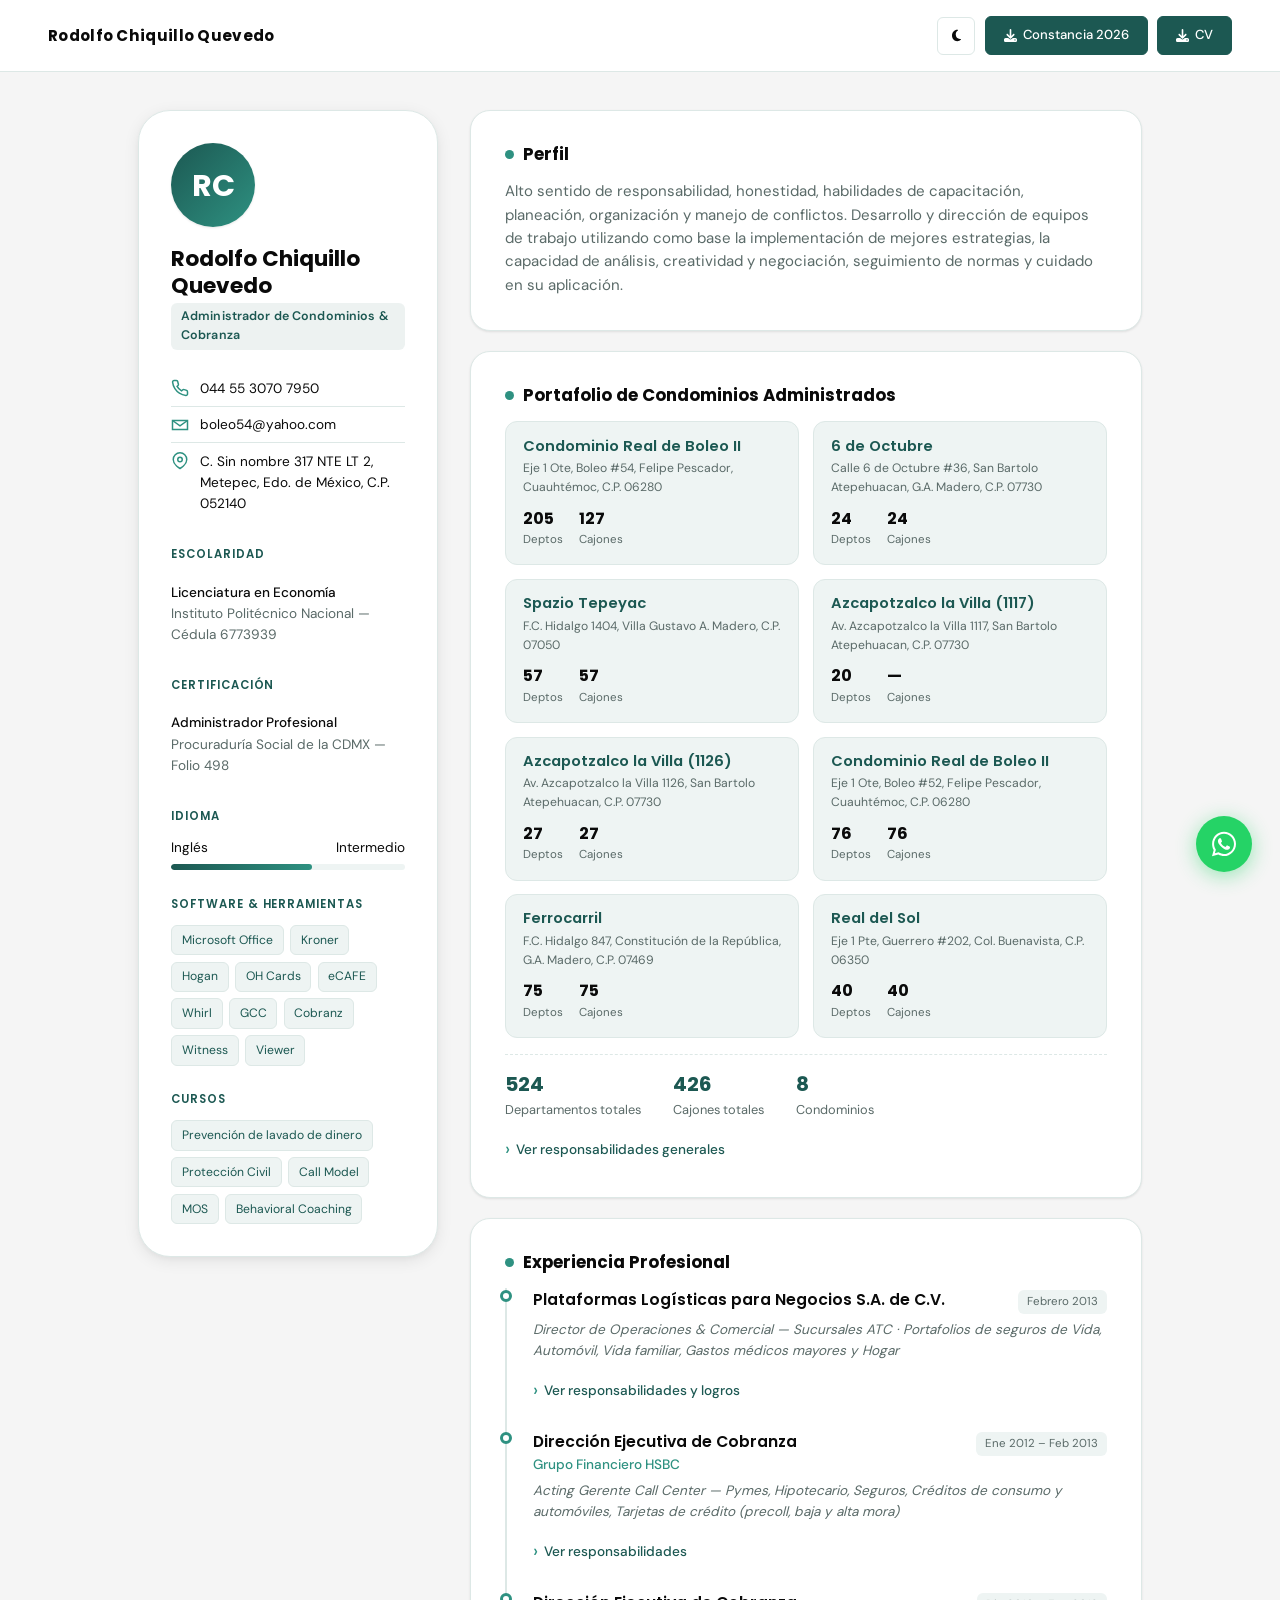
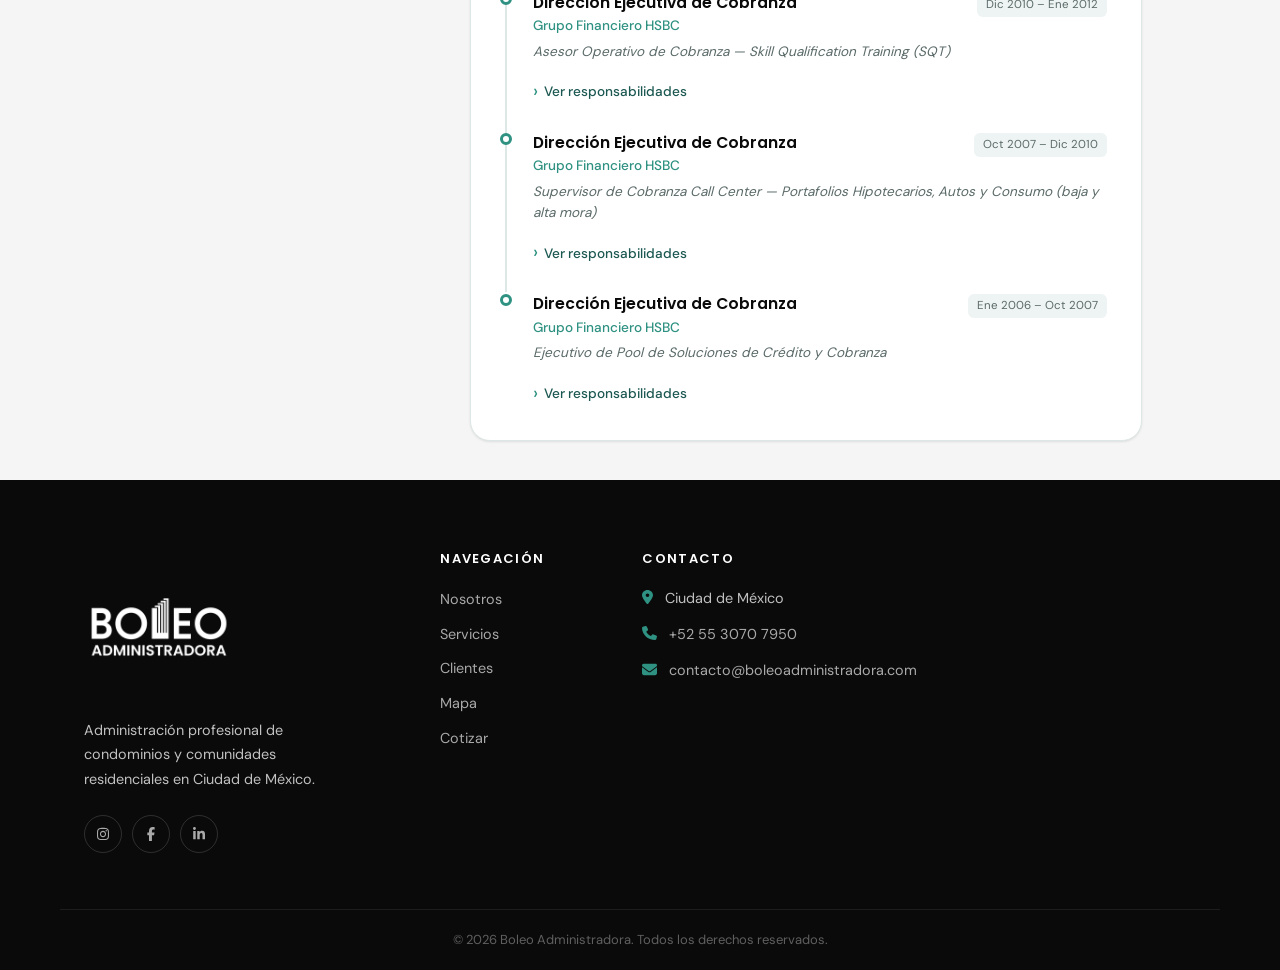
<file: RodolfoChiquillo/index.html>
<!DOCTYPE html>
<html lang="es">
<head>
  <meta charset="UTF-8">
  <meta name="viewport" content="width=device-width, initial-scale=1.0">
  <meta name="description" content="Rodolfo Chiquillo Quevedo, administrador de condominios certificado ante la Procuraduría Social de la CDMX. Portafolio de 8 condominios y más de 500 departamentos administrados.">
  <meta name="robots" content="index, follow">
  <link rel="canonical" href="https://boleoadministradora.com/RodolfoChiquillo/">
  <title>Rodolfo Chiquillo Quevedo — Administrador Certificado | Boleo</title>

  <meta property="og:type" content="profile">
  <meta property="og:site_name" content="Boleo Administradora">
  <meta property="og:locale" content="es_MX">
  <meta property="og:url" content="https://boleoadministradora.com/RodolfoChiquillo/">
  <meta property="og:title" content="Rodolfo Chiquillo Quevedo — Administrador Certificado | Boleo">
  <meta property="og:description" content="Administrador de condominios certificado ante la Procuraduría Social de la CDMX. Portafolio de 8 condominios y más de 500 departamentos administrados.">
  <meta property="og:image" content="https://boleoadministradora.com/resources/JPEG/og-image.jpg">
  <meta property="og:image:width" content="1200">
  <meta property="og:image:height" content="630">

  <meta name="twitter:card" content="summary_large_image">
  <meta name="twitter:title" content="Rodolfo Chiquillo Quevedo — Administrador Certificado | Boleo">
  <meta name="twitter:description" content="Administrador de condominios certificado ante la Procuraduría Social de la CDMX. Portafolio de 8 condominios y más de 500 departamentos administrados.">
  <meta name="twitter:image" content="https://boleoadministradora.com/resources/JPEG/og-image.jpg">

  <meta name="theme-color" content="#1c5852">
  <link rel="preload" href="../resources/fonts/dmsans-normal.woff2" as="font" type="font/woff2" crossorigin>
  <link rel="preload" href="../resources/fonts/poppins-400.woff2" as="font" type="font/woff2" crossorigin>
  <link rel="stylesheet" href="../icons.css">
  <link rel="stylesheet" href="../styles.css">
  <link rel="stylesheet" href="styles.css">
  <link rel="icon" type="image/png" href="../resources/PNG/favicon-64.png">

  <script type="application/ld+json">
  {
    "@context": "https://schema.org",
    "@type": "Person",
    "name": "Rodolfo Chiquillo Quevedo",
    "jobTitle": "Administrador de Condominios y Cobranza",
    "url": "https://boleoadministradora.com/RodolfoChiquillo/",
    "telephone": "+52-55-3070-7950",
    "email": "boleo54@yahoo.com",
    "worksFor": { "@type": "Organization", "name": "Boleo Administradora", "url": "https://boleoadministradora.com/" },
    "alumniOf": { "@type": "CollegeOrUniversity", "name": "Instituto Politécnico Nacional" },
    "hasCredential": {
      "@type": "EducationalOccupationalCredential",
      "credentialCategory": "Administrador Profesional certificado",
      "recognizedBy": { "@type": "Organization", "name": "Procuraduría Social de la CDMX" }
    }
  }
  </script>
</head>
<body>

  <!-- Rodolfo's CV  -->

  <div class="topbar">
    <span class="brand">Rodolfo Chiquillo Quevedo</span>
    <div class="actions">
      <button class="btn icon" id="themeToggle" title="Cambiar modo" aria-label="Cambiar modo claro/oscuro">
        <i class="fas fa-moon" id="theme-icon"></i>
      </button>
      <a class="btn primary" href="../resources/PDF/Constancia_Certificacion_2026.pdf" download>
        <i class="fa-solid fa-download"></i> Constancia 2026
      </a>
      <a class="btn primary" href="../resources/PDF/CV_RODOLFO CHIQUILLO QUEVEDO.pdf" download>
        <i class="fa-solid fa-download"></i> CV
      </a>
    </div>
  </div>

  <!-- New section content goes here -->
  <div class="page">

  <!-- SIDEBAR -->
    <aside class="sidebar">
      <div class="avatar">RC</div>
      <h1 class="name">Rodolfo Chiquillo Quevedo</h1>
      <span class="role-tag">Administrador de Condominios &amp; Cobranza</span>

      <ul class="contact-list">
        <li>
          <svg class="ico" viewBox="0 0 24 24" fill="none" stroke="currentColor" stroke-width="2"><path d="M22 16.92v3a2 2 0 0 1-2.18 2 19.79 19.79 0 0 1-8.63-3.07 19.5 19.5 0 0 1-6-6 19.79 19.79 0 0 1-3.07-8.67A2 2 0 0 1 4.11 2h3a2 2 0 0 1 2 1.72c.127.96.361 1.903.7 2.81a2 2 0 0 1-.45 2.11L8.09 9.91a16 16 0 0 0 6 6l1.27-1.27a2 2 0 0 1 2.11-.45c.907.339 1.85.573 2.81.7A2 2 0 0 1 22 16.92z"/></svg>
          <span class="val">044 55 3070 7950</span>
        </li>
        <li>
          <svg class="ico" viewBox="0 0 24 24" fill="none" stroke="currentColor" stroke-width="2"><path d="M4 4h16v16H4z" opacity="0"/><path d="M22 6l-10 7L2 6"/><path d="M2 6h20v12H2z"/></svg>
          <span class="val">boleo54@yahoo.com</span>
        </li>
        <li>
          <svg class="ico" viewBox="0 0 24 24" fill="none" stroke="currentColor" stroke-width="2"><path d="M21 10c0 7-9 12-9 12s-9-5-9-12a9 9 0 0 1 18 0z"/><circle cx="12" cy="10" r="3"/></svg>
          <span class="val">C. Sin nombre 317 NTE LT 2, Metepec, Edo. de México, C.P. 052140</span>
        </li>
      </ul>

      <div class="side-block">
        <div class="side-title">Escolaridad</div>
        <div class="cert-item">
          <strong>Licenciatura en Economía</strong>
          Instituto Politécnico Nacional — Cédula 6773939
        </div>
      </div>

      <div class="side-block">
        <div class="side-title">Certificación</div>
        <div class="cert-item">
          <strong>Administrador Profesional</strong>
          Procuraduría Social de la CDMX — Folio 498
        </div>
      </div>

      <div class="side-block">
        <div class="side-title">Idioma</div>
        <div class="lang-row"><span>Inglés</span><span>Intermedio</span></div>
        <div class="lang-bar"><span style="width:60%"></span></div>
      </div>

      <div class="side-block">
        <div class="side-title">Software &amp; Herramientas</div>
        <div class="tag-cloud">
          <span class="tag">Microsoft Office</span>
          <span class="tag">Kroner</span>
          <span class="tag">Hogan</span>
          <span class="tag">OH Cards</span>
          <span class="tag">eCAFE</span>
          <span class="tag">Whirl</span>
          <span class="tag">GCC</span>
          <span class="tag">Cobranz</span>
          <span class="tag">Witness</span>
          <span class="tag">Viewer</span>
        </div>
      </div>

      <div class="side-block">
        <div class="side-title">Cursos</div>
        <div class="tag-cloud">
          <span class="tag">Prevención de lavado de dinero</span>
          <span class="tag">Protección Civil</span>
          <span class="tag">Call Model</span>
          <span class="tag">MOS</span>
          <span class="tag">Behavioral Coaching</span>
        </div>
      </div>
    </aside>

    <!-- MAIN -->
    <main class="main-col">

      <section class="card">
        <h2 class="card-title"><span class="dot"></span>Perfil</h2>
        <p class="profile-text">Alto sentido de responsabilidad, honestidad, habilidades de capacitación, planeación, organización y manejo de conflictos. Desarrollo y dirección de equipos de trabajo utilizando como base la implementación de mejores estrategias, la capacidad de análisis, creatividad y negociación, seguimiento de normas y cuidado en su aplicación.</p>
      </section>

      <section class="card">
        <h2 class="card-title"><span class="dot"></span>Portafolio de Condominios Administrados</h2>
        <div class="portfolio-grid">

          <div class="portfolio-item">
            <h3>Condominio Real de Boleo II</h3>
            <div class="addr">Eje 1 Ote, Boleo #54, Felipe Pescador, Cuauhtémoc, C.P. 06280</div>
            <div class="portfolio-stats">
              <div><strong>205</strong>Deptos</div>
              <div><strong>127</strong>Cajones</div>
            </div>
          </div>

          <div class="portfolio-item">
            <h3>6 de Octubre</h3>
            <div class="addr">Calle 6 de Octubre #36, San Bartolo Atepehuacan, G.A. Madero, C.P. 07730</div>
            <div class="portfolio-stats">
              <div><strong>24</strong>Deptos</div>
              <div><strong>24</strong>Cajones</div>
            </div>
          </div>

          <div class="portfolio-item">
            <h3>Spazio Tepeyac</h3>
            <div class="addr">F.C. Hidalgo 1404, Villa Gustavo A. Madero, C.P. 07050</div>
            <div class="portfolio-stats">
              <div><strong>57</strong>Deptos</div>
              <div><strong>57</strong>Cajones</div>
            </div>
          </div>

          <div class="portfolio-item">
            <h3>Azcapotzalco la Villa (1117)</h3>
            <div class="addr">Av. Azcapotzalco la Villa 1117, San Bartolo Atepehuacan, C.P. 07730</div>
            <div class="portfolio-stats">
              <div><strong>20</strong>Deptos</div>
              <div><strong>—</strong>Cajones</div>
            </div>
          </div>

          <div class="portfolio-item">
            <h3>Azcapotzalco la Villa (1126)</h3>
            <div class="addr">Av. Azcapotzalco la Villa 1126, San Bartolo Atepehuacan, C.P. 07730</div>
            <div class="portfolio-stats">
              <div><strong>27</strong>Deptos</div>
              <div><strong>27</strong>Cajones</div>
            </div>
          </div>

          <div class="portfolio-item">
            <h3>Condominio Real de Boleo II</h3>
            <div class="addr">Eje 1 Ote, Boleo #52, Felipe Pescador, Cuauhtémoc, C.P. 06280</div>
            <div class="portfolio-stats">
              <div><strong>76</strong>Deptos</div>
              <div><strong>76</strong>Cajones</div>
            </div>
          </div>

          <div class="portfolio-item">
            <h3>Ferrocarril</h3>
            <div class="addr">F.C. Hidalgo 847, Constitución de la República, G.A. Madero, C.P. 07469</div>
            <div class="portfolio-stats">
              <div><strong>75</strong>Deptos</div>
              <div><strong>75</strong>Cajones</div>
            </div>
          </div>

          <div class="portfolio-item">
            <h3>Real del Sol</h3>
            <div class="addr">Eje 1 Pte, Guerrero #202, Col. Buenavista, C.P. 06350</div>
            <div class="portfolio-stats">
              <div><strong>40</strong>Deptos</div>
              <div><strong>40</strong>Cajones</div>
            </div>
          </div>

        </div>

        <div class="portfolio-total">
          <div><strong>524</strong>Departamentos totales</div>
          <div><strong>426</strong>Cajones totales</div>
          <div><strong>8</strong>Condominios</div>
        </div>

        <details class="resp-list">
          <summary>Ver responsabilidades generales</summary>
          <p>Recibir las cuotas de mantenimiento de los condóminos. Entregar estado de cuenta de forma mensual a los comités de vigilancia de los ingresos y egresos de la cuenta de mantenimiento asignada por la Asamblea. Mantenimiento de las áreas comunes con la finalidad de conservar la plusvalía del condominio. Coaching a personal de vigilancia, limpieza y mantenimiento. Intermediar en conflictos entre condóminos. Aplicar el reglamento de cada condominio. Realizar Asambleas Ordinarias y Extraordinarias. Diseñar estrategias para disminuir la morosidad.</p>
        </details>
      </section>

      <section class="card">
        <h2 class="card-title"><span class="dot"></span>Experiencia Profesional</h2>
        <div class="timeline">

          <div class="timeline-item">
            <div class="job-header">
              <div>
                <div class="job-title">Plataformas Logísticas para Negocios S.A. de C.V.</div>
              </div>
              <span class="job-period">Febrero 2013</span>
            </div>
            <div class="job-role">Director de Operaciones &amp; Comercial — Sucursales ATC · Portafolios de seguros de Vida, Automóvil, Vida familiar, Gastos médicos mayores y Hogar</div>
            <details class="resp-list">
              <summary>Ver responsabilidades y logros</summary>
              <p>Ejecutó la instalación de cobranza catorcenal, quincenal, mensual y anual de 23,261 pólizas de diferentes ramos, con una prima anual de $63,902,509.95 pesos, a través de nómina, domiciliación, cargos recurrentes y pagos en efectivo. Pago promedio mensual de primas a la aseguradora en 2014 de $25,909,772.59, con una prima anual de pagos de $299,612,986.51 y un incremento del 14.06% (2020 vs 2021) y 6.17% (2014 vs 2015).</p>
              <p>Dirigió la estrategia de cobranza para el canal telefónico y el seguimiento operativo con supervisores y ejecutivos, logrando un incremento de $23,617,061.37 en 2021 respecto a 2020. Brindó soporte telefónico a clientes internos y externos en 22 zonas geográficas del país, garantizando el apego a compliance y normativas aplicables.</p>
              <p>Implementó el IVIR y marcado predictivo para la gestión de llamadas de cobranza y telemarketing, con un tramo de control de 4 supervisores y 21 analistas. Creó el área de monitoreo para la mejora continua de las llamadas de los ejecutivos.</p>
              <p>Encargado de la emisión de pólizas de vida (Temporal 20) con SMNYL, con prima anual de $4,793,622.42, y de automóvil con GNP, AXA y Quálitas, con prima anual de $4,840,592.61. Tramo de control de 2 supervisores y 6 analistas. Dio seguimiento a trámites de post-venta con SMNYL, Argos, Quálitas, Axa y GNP.</p>
              <p>Responsable del área de monitoreo, calibrando llamadas semanales de cada ejecutivo del call center y presentando resultados a Dirección General. A cargo del área comercial con 50 vendedores, 4 líderes comerciales y 1 gerente en Veracruz, Guanajuato, Tabasco, Campeche, Tamaulipas, Hidalgo, Oaxaca y CDMX. Supervisó la atención a clientes de forma presencial en más de 20 oficinas de esos mismos estados.</p>
            </details>
          </div>

          <div class="timeline-item">
            <div class="job-header">
              <div>
                <div class="job-title">Dirección Ejecutiva de Cobranza</div>
                <div class="job-company">Grupo Financiero HSBC</div>
              </div>
              <span class="job-period">Ene 2012 – Feb 2013</span>
            </div>
            <div class="job-role">Acting Gerente Call Center — Pymes, Hipotecario, Seguros, Créditos de consumo y automóviles, Tarjetas de crédito (precoll, baja y alta mora)</div>
            <details class="resp-list">
              <summary>Ver responsabilidades</summary>
              <p>Ejecución de la estrategia de cobranza para el canal telefónico y seguimiento al proceso operativo con supervisores y ejecutivos, en interacción con los demás canales de cobranza. Diseño de políticas y procesos para la operación del Call Center, garantizando el apego a compliance y normativas aplicables.</p>
            </details>
          </div>

          <div class="timeline-item">
            <div class="job-header">
              <div>
                <div class="job-title">Dirección Ejecutiva de Cobranza</div>
                <div class="job-company">Grupo Financiero HSBC</div>
              </div>
              <span class="job-period">Dic 2010 – Ene 2012</span>
            </div>
            <div class="job-role">Asesor Operativo de Cobranza — Skill Qualification Training (SQT)</div>
            <details class="resp-list">
              <summary>Ver responsabilidades</summary>
              <p>Capacitación de supervisores, gerentes, subdirector y head de la Dirección Ejecutiva de Cobranza en Call Model y Target Operating Model (TOM). Participación en el grupo de mejores prácticas de cobranza con equipos de SQT de USA, Canadá, Filipinas e India, y soporte en la implementación del Call Model en Brasil y Argentina.</p>
              <p>Auditó a supervisores en el apego a las actividades TOM conforme al Training Evaluation &amp; Outline (T,E&amp;O). Retroalimentó a supervisores y gerentes sobre el Management Operating System (MOS). Supervisó el cumplimiento del proceso de Performance Management, incluyendo sanciones por incumplimiento y atención de aclaraciones de los ejecutivos.</p>
              <p>Definió estándares operativos (PTP's, PK's y $ Collected) para todos los segmentos del Call Center. Realizó fine tuning del modelo de gestión para Panamá, Colombia, Honduras y El Salvador, dando seguimiento a auditorías y Health Checks del Center of Excellence (USA). Tramo de control indirecto de 30 supervisores.</p>
            </details>
          </div>

          <div class="timeline-item">
            <div class="job-header">
              <div>
                <div class="job-title">Dirección Ejecutiva de Cobranza</div>
                <div class="job-company">Grupo Financiero HSBC</div>
              </div>
              <span class="job-period">Oct 2007 – Dic 2010</span>
            </div>
            <div class="job-role">Supervisor de Cobranza Call Center — Portafolios Hipotecarios, Autos y Consumo (baja y alta mora)</div>
            <details class="resp-list">
              <summary>Ver responsabilidades</summary>
              <p>Desarrolló, ejecutó y dio cumplimiento a estrategias orientadas a disminuir las reservas e incrementar las cuentas en precoll en cada portafolio. Supervisó la disciplina de los ejecutivos y el apego a compliance y a las políticas institucionales.</p>
            </details>
          </div>

          <div class="timeline-item">
            <div class="job-header">
              <div>
                <div class="job-title">Dirección Ejecutiva de Cobranza</div>
                <div class="job-company">Grupo Financiero HSBC</div>
              </div>
              <span class="job-period">Ene 2006 – Oct 2007</span>
            </div>
            <div class="job-role">Ejecutivo de Pool de Soluciones de Crédito y Cobranza</div>
            <details class="resp-list">
              <summary>Ver responsabilidades</summary>
              <p>Responsable de la cobranza de cartera vencida del portafolio de autos, cumpliendo con los porcentajes de monto recuperado en las cubetas 0, 1, 2 y alta mora, garantizando un servicio al cliente satisfactorio y el apego a compliance y normativas, con calificaciones satisfactorias en monitoreo.</p>
            </details>
          </div>

        </div>
      </section>

    </main>

  </div>

  

  <!-- Footer -->
  <footer class="site-footer">
    <div class="container footer-grid">
      <div class="footer-brand">
        <a href="../#inicio">
          <img src="../resources/WEBP/logo-blanco-320.webp" alt="Boleo Administradora" class="footer-logo" width="180" height="58" loading="lazy">
        </a>
        <p>Administración profesional de condominios y comunidades residenciales en Ciudad de México.</p>
        <div class="footer-socials">
          <a href="#" class="social-link" aria-label="Instagram" target="_blank" rel="noopener noreferrer"><i class="fab fa-instagram"></i></a>
          <a href="#" class="social-link" aria-label="Facebook" target="_blank" rel="noopener noreferrer"><i class="fab fa-facebook-f"></i></a>
          <a href="#" class="social-link" aria-label="LinkedIn" target="_blank" rel="noopener noreferrer"><i class="fab fa-linkedin-in"></i></a>
        </div>
      </div>
      <div class="footer-nav">
        <h4>Navegación</h4>
        <ul>
          <li><a href="../#nosotros">Nosotros</a></li>
          <li><a href="../#servicios">Servicios</a></li>
          <li><a href="../#clientes">Clientes</a></li>
          <li><a href="../#mapa">Mapa</a></li>
          <li><a href="../#cotizador">Cotizar</a></li>
        </ul>
      </div>
      <div class="footer-contact">
        <h4>Contacto</h4>
        <ul>
          <li><i class="fas fa-map-marker-alt"></i><span>Ciudad de México</span></li>
          <li><i class="fas fa-phone"></i><a href="tel:+5215530707950">+52 55 3070 7950</a></li>
          <li><i class="fas fa-envelope"></i><a href="mailto:contacto@boleoadministradora.com">contacto@boleoadministradora.com</a></li>
        </ul>
      </div>
    </div>
    <div class="footer-bottom">
      <div class="container">
        <p>&copy; 2026 Boleo Administradora. Todos los derechos reservados.</p>
      </div>
    </div>
  </footer>

  <a href="https://wa.me/5215530707950" class="whatsapp-float" target="_blank" rel="noopener noreferrer" aria-label="Contáctanos por WhatsApp">
    <i class="fab fa-whatsapp"></i>
  </a>

  <script src="../main.js"></script>
  <script src="main.js"></script>
</body>
</html>
</file>
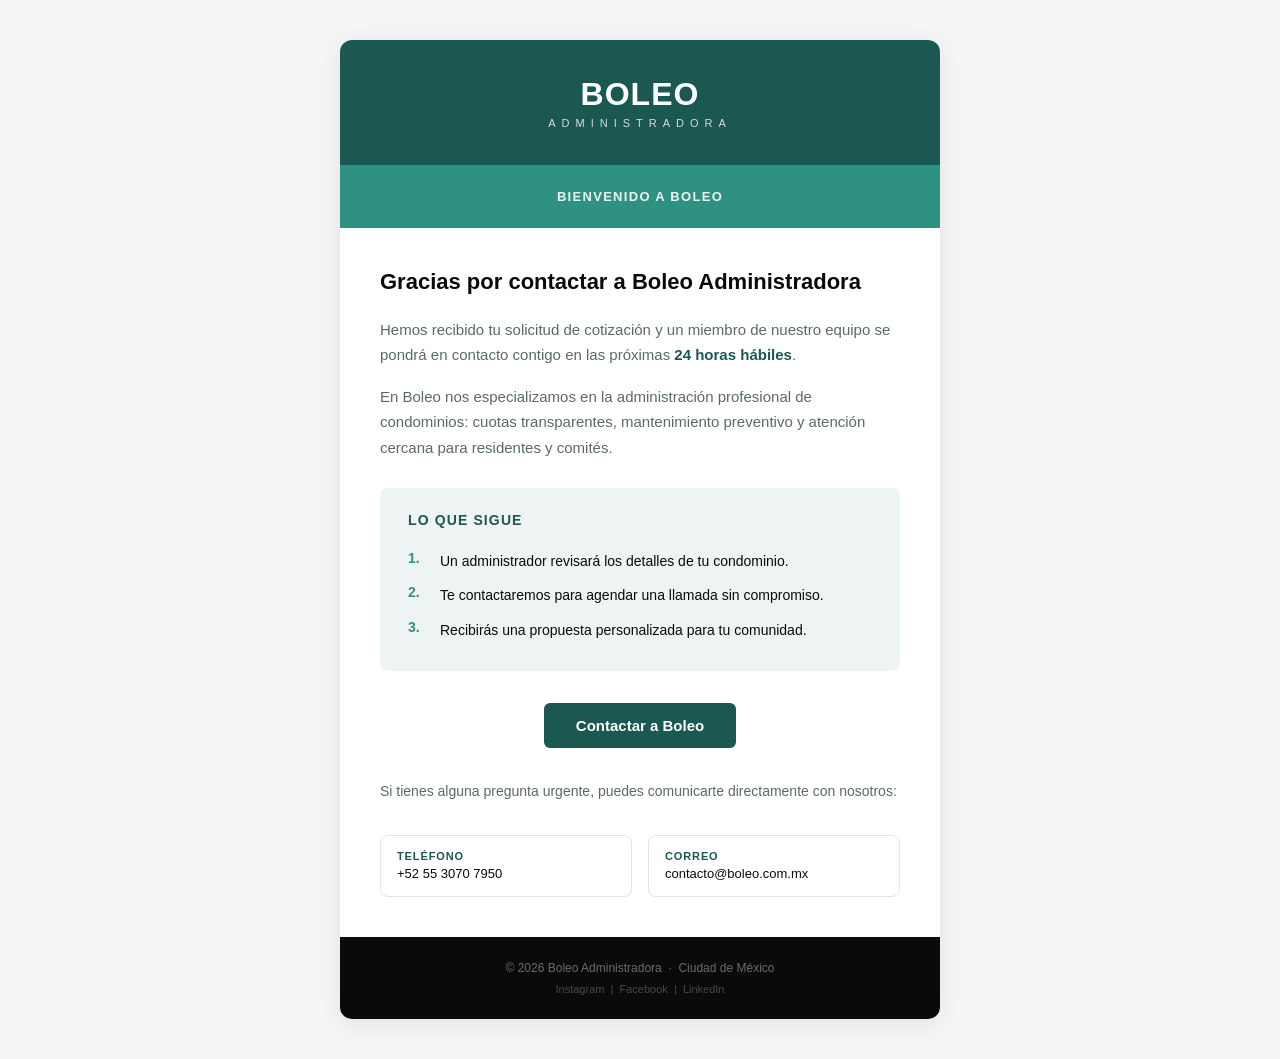
<file: emailTemplates/welcome.html>
<!DOCTYPE html>
<html lang="es">
<head>
  <meta charset="UTF-8">
  <meta name="viewport" content="width=device-width, initial-scale=1.0">
  <meta http-equiv="X-UA-Compatible" content="IE=edge">
  <title>Bienvenido a Boleo Administradora</title>
</head>
<body style="margin:0;padding:0;background-color:#f5f5f5;font-family:Arial,Helvetica,sans-serif;">
  <table width="100%" cellpadding="0" cellspacing="0" border="0" style="background-color:#f5f5f5;padding:40px 16px;">
    <tr>
      <td align="center">
        <table width="600" cellpadding="0" cellspacing="0" border="0" style="max-width:600px;width:100%;background-color:#ffffff;border-radius:12px;overflow:hidden;box-shadow:0 4px 24px rgba(0,0,0,0.08);">

          <!-- Header -->
          <tr>
            <td align="center" style="background-color:#1c5852;padding:36px 40px;">
              <table cellpadding="0" cellspacing="0" border="0">
                <tr>
                  <td align="center">
                    <p style="margin:0;font-family:Arial Black,Arial,sans-serif;font-size:32px;font-weight:900;color:#ffffff;letter-spacing:1px;">BOLEO</p>
                    <p style="margin:4px 0 0;font-family:Arial,Helvetica,sans-serif;font-size:11px;font-weight:400;color:rgba(255,255,255,0.80);letter-spacing:6px;text-transform:uppercase;">ADMINISTRADORA</p>
                  </td>
                </tr>
              </table>
            </td>
          </tr>

          <!-- Hero banner -->
          <tr>
            <td style="background-color:#2e9181;padding:24px 40px;text-align:center;">
              <p style="margin:0;font-family:Arial,Helvetica,sans-serif;font-size:13px;font-weight:600;color:rgba(255,255,255,0.9);letter-spacing:0.1em;text-transform:uppercase;">Bienvenido a Boleo</p>
            </td>
          </tr>

          <!-- Body -->
          <tr>
            <td style="padding:40px 40px 32px;">
              <p style="margin:0 0 20px;font-family:Arial,Helvetica,sans-serif;font-size:22px;font-weight:700;color:#0a0a0a;line-height:1.3;">Gracias por contactar a Boleo Administradora</p>
              <p style="margin:0 0 16px;font-family:Arial,Helvetica,sans-serif;font-size:15px;color:#5a6a68;line-height:1.7;">Hemos recibido tu solicitud de cotización y un miembro de nuestro equipo se pondrá en contacto contigo en las próximas <strong style="color:#1c5852;">24 horas hábiles</strong>.</p>
              <p style="margin:0 0 28px;font-family:Arial,Helvetica,sans-serif;font-size:15px;color:#5a6a68;line-height:1.7;">En Boleo nos especializamos en la administración profesional de condominios: cuotas transparentes, mantenimiento preventivo y atención cercana para residentes y comités.</p>

              <!-- What to expect -->
              <table width="100%" cellpadding="0" cellspacing="0" border="0" style="background-color:#eef4f3;border-radius:8px;margin-bottom:32px;">
                <tr>
                  <td style="padding:24px 28px;">
                    <p style="margin:0 0 16px;font-family:Arial,Helvetica,sans-serif;font-size:14px;font-weight:700;color:#1c5852;text-transform:uppercase;letter-spacing:0.08em;">Lo que sigue</p>
                    <table cellpadding="0" cellspacing="0" border="0" width="100%">
                      <tr>
                        <td style="padding:6px 0;">
                          <table cellpadding="0" cellspacing="0" border="0">
                            <tr>
                              <td style="width:24px;vertical-align:top;font-family:Arial,Helvetica,sans-serif;font-size:14px;color:#2e9181;font-weight:700;">1.</td>
                              <td style="font-family:Arial,Helvetica,sans-serif;font-size:14px;color:#0a0a0a;line-height:1.6;padding-left:8px;">Un administrador revisará los detalles de tu condominio.</td>
                            </tr>
                          </table>
                        </td>
                      </tr>
                      <tr>
                        <td style="padding:6px 0;">
                          <table cellpadding="0" cellspacing="0" border="0">
                            <tr>
                              <td style="width:24px;vertical-align:top;font-family:Arial,Helvetica,sans-serif;font-size:14px;color:#2e9181;font-weight:700;">2.</td>
                              <td style="font-family:Arial,Helvetica,sans-serif;font-size:14px;color:#0a0a0a;line-height:1.6;padding-left:8px;">Te contactaremos para agendar una llamada sin compromiso.</td>
                            </tr>
                          </table>
                        </td>
                      </tr>
                      <tr>
                        <td style="padding:6px 0;">
                          <table cellpadding="0" cellspacing="0" border="0">
                            <tr>
                              <td style="width:24px;vertical-align:top;font-family:Arial,Helvetica,sans-serif;font-size:14px;color:#2e9181;font-weight:700;">3.</td>
                              <td style="font-family:Arial,Helvetica,sans-serif;font-size:14px;color:#0a0a0a;line-height:1.6;padding-left:8px;">Recibirás una propuesta personalizada para tu comunidad.</td>
                            </tr>
                          </table>
                        </td>
                      </tr>
                    </table>
                  </td>
                </tr>
              </table>

              <!-- CTA -->
              <table cellpadding="0" cellspacing="0" border="0" style="margin:0 auto 32px;">
                <tr>
                  <td align="center" style="border-radius:6px;background-color:#1c5852;">
                    <a href="mailto:contacto@boleo.com.mx" style="display:inline-block;padding:14px 32px;font-family:Arial,Helvetica,sans-serif;font-size:15px;font-weight:700;color:#ffffff;text-decoration:none;border-radius:6px;">Contactar a Boleo</a>
                  </td>
                </tr>
              </table>

              <p style="margin:0;font-family:Arial,Helvetica,sans-serif;font-size:14px;color:#5a6a68;line-height:1.6;">Si tienes alguna pregunta urgente, puedes comunicarte directamente con nosotros:</p>
            </td>
          </tr>

          <!-- Contact strip -->
          <tr>
            <td style="padding:0 40px 40px;">
              <table width="100%" cellpadding="0" cellspacing="0" border="0">
                <tr>
                  <td width="50%" style="padding-right:8px;">
                    <table cellpadding="0" cellspacing="0" border="0" width="100%" style="border:1px solid #dde8e6;border-radius:8px;">
                      <tr>
                        <td style="padding:14px 16px;">
                          <p style="margin:0 0 2px;font-family:Arial,Helvetica,sans-serif;font-size:11px;font-weight:600;color:#1c5852;text-transform:uppercase;letter-spacing:0.08em;">Teléfono</p>
                          <a href="tel:+5215530707950" style="font-family:Arial,Helvetica,sans-serif;font-size:13px;color:#0a0a0a;text-decoration:none;">+52 55 3070 7950</a>
                        </td>
                      </tr>
                    </table>
                  </td>
                  <td width="50%" style="padding-left:8px;">
                    <table cellpadding="0" cellspacing="0" border="0" width="100%" style="border:1px solid #dde8e6;border-radius:8px;">
                      <tr>
                        <td style="padding:14px 16px;">
                          <p style="margin:0 0 2px;font-family:Arial,Helvetica,sans-serif;font-size:11px;font-weight:600;color:#1c5852;text-transform:uppercase;letter-spacing:0.08em;">Correo</p>
                          <a href="mailto:contacto@boleo.com.mx" style="font-family:Arial,Helvetica,sans-serif;font-size:13px;color:#0a0a0a;text-decoration:none;">contacto@boleo.com.mx</a>
                        </td>
                      </tr>
                    </table>
                  </td>
                </tr>
              </table>
            </td>
          </tr>

          <!-- Footer -->
          <tr>
            <td style="background-color:#0a0a0a;padding:24px 40px;text-align:center;">
              <p style="margin:0 0 8px;font-family:Arial,Helvetica,sans-serif;font-size:12px;color:rgba(255,255,255,0.4);">
                &copy; 2026 Boleo Administradora &nbsp;·&nbsp; Ciudad de México
              </p>
              <p style="margin:0;font-family:Arial,Helvetica,sans-serif;font-size:11px;color:rgba(255,255,255,0.25);">
                Instagram &nbsp;|&nbsp; Facebook &nbsp;|&nbsp; LinkedIn
              </p>
            </td>
          </tr>

        </table>
      </td>
    </tr>
  </table>
</body>
</html>
</file>
<file: icons.css>
/* ============================================================
   BOLEO — icons.css
   Lightweight replacement for the Font Awesome kit. Keeps the same
   class names (<i class="fas fa-star">) but draws each icon from an
   inline SVG mask, so no external script, CSS or webfont is needed.
   Icons: Font Awesome Free 6.5.2 (CC BY 4.0) — https://fontawesome.com/license/free
   ============================================================ */

.fas, .fab, .fa-solid, .fa-brands {
  display: inline-block;
  height: 1em;
  width: 1em;
  vertical-align: -0.125em;
  background-color: currentColor;
  -webkit-mask: var(--icon) center / 100% 100% no-repeat;
  mask: var(--icon) center / 100% 100% no-repeat;
}

.fa-facebook-f { width: 0.625em; --icon: url("data:image/svg+xml,%3Csvg xmlns='http://www.w3.org/2000/svg' viewBox='0 0 320 512'%3E%3Cpath d='M80 299.3V512H196V299.3h86.5l18-97.8H196V166.9c0-51.7 20.3-71.5 72.7-71.5c16.3 0 29.4 .4 37 1.2V7.9C291.4 4 256.4 0 236.2 0C129.3 0 80 50.5 80 159.4v42.1H14v97.8H80z'/%3E%3C/svg%3E"); }
.fa-instagram { width: 0.875em; --icon: url("data:image/svg+xml,%3Csvg xmlns='http://www.w3.org/2000/svg' viewBox='0 0 448 512'%3E%3Cpath d='M224.1 141c-63.6 0-114.9 51.3-114.9 114.9s51.3 114.9 114.9 114.9S339 319.5 339 255.9 287.7 141 224.1 141zm0 189.6c-41.1 0-74.7-33.5-74.7-74.7s33.5-74.7 74.7-74.7 74.7 33.5 74.7 74.7-33.6 74.7-74.7 74.7zm146.4-194.3c0 14.9-12 26.8-26.8 26.8-14.9 0-26.8-12-26.8-26.8s12-26.8 26.8-26.8 26.8 12 26.8 26.8zm76.1 27.2c-1.7-35.9-9.9-67.7-36.2-93.9-26.2-26.2-58-34.4-93.9-36.2-37-2.1-147.9-2.1-184.9 0-35.8 1.7-67.6 9.9-93.9 36.1s-34.4 58-36.2 93.9c-2.1 37-2.1 147.9 0 184.9 1.7 35.9 9.9 67.7 36.2 93.9s58 34.4 93.9 36.2c37 2.1 147.9 2.1 184.9 0 35.9-1.7 67.7-9.9 93.9-36.2 26.2-26.2 34.4-58 36.2-93.9 2.1-37 2.1-147.8 0-184.8zM398.8 388c-7.8 19.6-22.9 34.7-42.6 42.6-29.5 11.7-99.5 9-132.1 9s-102.7 2.6-132.1-9c-19.6-7.8-34.7-22.9-42.6-42.6-11.7-29.5-9-99.5-9-132.1s-2.6-102.7 9-132.1c7.8-19.6 22.9-34.7 42.6-42.6 29.5-11.7 99.5-9 132.1-9s102.7-2.6 132.1 9c19.6 7.8 34.7 22.9 42.6 42.6 11.7 29.5 9 99.5 9 132.1s2.7 102.7-9 132.1z'/%3E%3C/svg%3E"); }
.fa-linkedin-in { width: 0.875em; --icon: url("data:image/svg+xml,%3Csvg xmlns='http://www.w3.org/2000/svg' viewBox='0 0 448 512'%3E%3Cpath d='M100.28 448H7.4V148.9h92.88zM53.79 108.1C24.09 108.1 0 83.5 0 53.8a53.79 53.79 0 0 1 107.58 0c0 29.7-24.1 54.3-53.79 54.3zM447.9 448h-92.68V302.4c0-34.7-.7-79.2-48.29-79.2-48.29 0-55.69 37.7-55.69 76.7V448h-92.78V148.9h89.08v40.8h1.3c12.4-23.5 42.69-48.3 87.88-48.3 94 0 111.28 61.9 111.28 142.3V448z'/%3E%3C/svg%3E"); }
.fa-whatsapp { width: 0.875em; --icon: url("data:image/svg+xml,%3Csvg xmlns='http://www.w3.org/2000/svg' viewBox='0 0 448 512'%3E%3Cpath d='M380.9 97.1C339 55.1 283.2 32 223.9 32c-122.4 0-222 99.6-222 222 0 39.1 10.2 77.3 29.6 111L0 480l117.7-30.9c32.4 17.7 68.9 27 106.1 27h.1c122.3 0 224.1-99.6 224.1-222 0-59.3-25.2-115-67.1-157zm-157 341.6c-33.2 0-65.7-8.9-94-25.7l-6.7-4-69.8 18.3L72 359.2l-4.4-7c-18.5-29.4-28.2-63.3-28.2-98.2 0-101.7 82.8-184.5 184.6-184.5 49.3 0 95.6 19.2 130.4 54.1 34.8 34.9 56.2 81.2 56.1 130.5 0 101.8-84.9 184.6-186.6 184.6zm101.2-138.2c-5.5-2.8-32.8-16.2-37.9-18-5.1-1.9-8.8-2.8-12.5 2.8-3.7 5.6-14.3 18-17.6 21.8-3.2 3.7-6.5 4.2-12 1.4-32.6-16.3-54-29.1-75.5-66-5.7-9.8 5.7-9.1 16.3-30.3 1.8-3.7.9-6.9-.5-9.7-1.4-2.8-12.5-30.1-17.1-41.2-4.5-10.8-9.1-9.3-12.5-9.5-3.2-.2-6.9-.2-10.6-.2-3.7 0-9.7 1.4-14.8 6.9-5.1 5.6-19.4 19-19.4 46.3 0 27.3 19.9 53.7 22.6 57.4 2.8 3.7 39.1 59.7 94.8 83.8 35.2 15.2 49 16.5 66.6 13.9 10.7-1.6 32.8-13.4 37.4-26.4 4.6-13 4.6-24.1 3.2-26.4-1.3-2.5-5-3.9-10.5-6.6z'/%3E%3C/svg%3E"); }
.fa-arrow-left { width: 0.875em; --icon: url("data:image/svg+xml,%3Csvg xmlns='http://www.w3.org/2000/svg' viewBox='0 0 448 512'%3E%3Cpath d='M9.4 233.4c-12.5 12.5-12.5 32.8 0 45.3l160 160c12.5 12.5 32.8 12.5 45.3 0s12.5-32.8 0-45.3L109.2 288 416 288c17.7 0 32-14.3 32-32s-14.3-32-32-32l-306.7 0L214.6 118.6c12.5-12.5 12.5-32.8 0-45.3s-32.8-12.5-45.3 0l-160 160z'/%3E%3C/svg%3E"); }
.fa-arrow-right { width: 0.875em; --icon: url("data:image/svg+xml,%3Csvg xmlns='http://www.w3.org/2000/svg' viewBox='0 0 448 512'%3E%3Cpath d='M438.6 278.6c12.5-12.5 12.5-32.8 0-45.3l-160-160c-12.5-12.5-32.8-12.5-45.3 0s-12.5 32.8 0 45.3L338.8 224 32 224c-17.7 0-32 14.3-32 32s14.3 32 32 32l306.7 0L233.4 393.4c-12.5 12.5-12.5 32.8 0 45.3s32.8 12.5 45.3 0l160-160z'/%3E%3C/svg%3E"); }
.fa-chevron-down { --icon: url("data:image/svg+xml,%3Csvg xmlns='http://www.w3.org/2000/svg' viewBox='0 0 512 512'%3E%3Cpath d='M233.4 406.6c12.5 12.5 32.8 12.5 45.3 0l192-192c12.5-12.5 12.5-32.8 0-45.3s-32.8-12.5-45.3 0L256 338.7 86.6 169.4c-12.5-12.5-32.8-12.5-45.3 0s-12.5 32.8 0 45.3l192 192z'/%3E%3C/svg%3E"); }
.fa-circle-check, .fa-check-circle { --icon: url("data:image/svg+xml,%3Csvg xmlns='http://www.w3.org/2000/svg' viewBox='0 0 512 512'%3E%3Cpath d='M256 512A256 256 0 1 0 256 0a256 256 0 1 0 0 512zM369 209L241 337c-9.4 9.4-24.6 9.4-33.9 0l-64-64c-9.4-9.4-9.4-24.6 0-33.9s24.6-9.4 33.9 0l47 47L335 175c9.4-9.4 24.6-9.4 33.9 0s9.4 24.6 0 33.9z'/%3E%3C/svg%3E"); }
.fa-comments { width: 1.25em; --icon: url("data:image/svg+xml,%3Csvg xmlns='http://www.w3.org/2000/svg' viewBox='0 0 640 512'%3E%3Cpath d='M208 352c114.9 0 208-78.8 208-176S322.9 0 208 0S0 78.8 0 176c0 38.6 14.7 74.3 39.6 103.4c-3.5 9.4-8.7 17.7-14.2 24.7c-4.8 6.2-9.7 11-13.3 14.3c-1.8 1.6-3.3 2.9-4.3 3.7c-.5 .4-.9 .7-1.1 .8l-.2 .2 0 0 0 0C1 327.2-1.4 334.4 .8 340.9S9.1 352 16 352c21.8 0 43.8-5.6 62.1-12.5c9.2-3.5 17.8-7.4 25.3-11.4C134.1 343.3 169.8 352 208 352zM448 176c0 112.3-99.1 196.9-216.5 207C255.8 457.4 336.4 512 432 512c38.2 0 73.9-8.7 104.7-23.9c7.5 4 16 7.9 25.2 11.4c18.3 6.9 40.3 12.5 62.1 12.5c6.9 0 13.1-4.5 15.2-11.1c2.1-6.6-.2-13.8-5.8-17.9l0 0 0 0-.2-.2c-.2-.2-.6-.4-1.1-.8c-1-.8-2.5-2-4.3-3.7c-3.6-3.3-8.5-8.1-13.3-14.3c-5.5-7-10.7-15.4-14.2-24.7c24.9-29 39.6-64.7 39.6-103.4c0-92.8-84.9-168.9-192.6-175.5c.4 5.1 .6 10.3 .6 15.5z'/%3E%3C/svg%3E"); }
.fa-download { --icon: url("data:image/svg+xml,%3Csvg xmlns='http://www.w3.org/2000/svg' viewBox='0 0 512 512'%3E%3Cpath d='M288 32c0-17.7-14.3-32-32-32s-32 14.3-32 32V274.7l-73.4-73.4c-12.5-12.5-32.8-12.5-45.3 0s-12.5 32.8 0 45.3l128 128c12.5 12.5 32.8 12.5 45.3 0l128-128c12.5-12.5 12.5-32.8 0-45.3s-32.8-12.5-45.3 0L288 274.7V32zM64 352c-35.3 0-64 28.7-64 64v32c0 35.3 28.7 64 64 64H448c35.3 0 64-28.7 64-64V416c0-35.3-28.7-64-64-64H346.5l-45.3 45.3c-25 25-65.5 25-90.5 0L165.5 352H64zm368 56a24 24 0 1 1 0 48 24 24 0 1 1 0-48z'/%3E%3C/svg%3E"); }
.fa-envelope { --icon: url("data:image/svg+xml,%3Csvg xmlns='http://www.w3.org/2000/svg' viewBox='0 0 512 512'%3E%3Cpath d='M48 64C21.5 64 0 85.5 0 112c0 15.1 7.1 29.3 19.2 38.4L236.8 313.6c11.4 8.5 27 8.5 38.4 0L492.8 150.4c12.1-9.1 19.2-23.3 19.2-38.4c0-26.5-21.5-48-48-48H48zM0 176V384c0 35.3 28.7 64 64 64H448c35.3 0 64-28.7 64-64V176L294.4 339.2c-22.8 17.1-54 17.1-76.8 0L0 176z'/%3E%3C/svg%3E"); }
.fa-file-invoice-dollar { width: 0.75em; --icon: url("data:image/svg+xml,%3Csvg xmlns='http://www.w3.org/2000/svg' viewBox='0 0 384 512'%3E%3Cpath d='M64 0C28.7 0 0 28.7 0 64V448c0 35.3 28.7 64 64 64H320c35.3 0 64-28.7 64-64V160H256c-17.7 0-32-14.3-32-32V0H64zM256 0V128H384L256 0zM64 80c0-8.8 7.2-16 16-16h64c8.8 0 16 7.2 16 16s-7.2 16-16 16H80c-8.8 0-16-7.2-16-16zm0 64c0-8.8 7.2-16 16-16h64c8.8 0 16 7.2 16 16s-7.2 16-16 16H80c-8.8 0-16-7.2-16-16zm128 72c8.8 0 16 7.2 16 16v17.3c8.5 1.2 16.7 3.1 24.1 5.1c8.5 2.3 13.6 11 11.3 19.6s-11 13.6-19.6 11.3c-11.1-3-22-5.2-32.1-5.3c-8.4-.1-17.4 1.8-23.6 5.5c-5.7 3.4-8.1 7.3-8.1 12.8c0 3.7 1.3 6.5 7.3 10.1c6.9 4.1 16.6 7.1 29.2 10.9l.5 .1 0 0 0 0c11.3 3.4 25.3 7.6 36.3 14.6c12.1 7.6 22.4 19.7 22.7 38.2c.3 19.3-9.6 33.3-22.9 41.6c-7.7 4.8-16.4 7.6-25.1 9.1V440c0 8.8-7.2 16-16 16s-16-7.2-16-16V422.2c-11.2-2.1-21.7-5.7-30.9-8.9l0 0 0 0c-2.1-.7-4.2-1.4-6.2-2.1c-8.4-2.8-12.9-11.9-10.1-20.2s11.9-12.9 20.2-10.1c2.5 .8 4.8 1.6 7.1 2.4l0 0 0 0 0 0c13.6 4.6 24.6 8.4 36.3 8.7c9.1 .3 17.9-1.7 23.7-5.3c5.1-3.2 7.9-7.3 7.8-14c-.1-4.6-1.8-7.8-7.7-11.6c-6.8-4.3-16.5-7.4-29-11.2l-1.6-.5 0 0c-11-3.3-24.3-7.3-34.8-13.7c-12-7.2-22.6-18.9-22.7-37.3c-.1-19.4 10.8-32.8 23.8-40.5c7.5-4.4 15.8-7.2 24.1-8.7V232c0-8.8 7.2-16 16-16z'/%3E%3C/svg%3E"); }
.fa-gavel { --icon: url("data:image/svg+xml,%3Csvg xmlns='http://www.w3.org/2000/svg' viewBox='0 0 512 512'%3E%3Cpath d='M318.6 9.4c-12.5-12.5-32.8-12.5-45.3 0l-120 120c-12.5 12.5-12.5 32.8 0 45.3l16 16c12.5 12.5 32.8 12.5 45.3 0l4-4L325.4 293.4l-4 4c-12.5 12.5-12.5 32.8 0 45.3l16 16c12.5 12.5 32.8 12.5 45.3 0l120-120c12.5-12.5 12.5-32.8 0-45.3l-16-16c-12.5-12.5-32.8-12.5-45.3 0l-4 4L330.6 74.6l4-4c12.5-12.5 12.5-32.8 0-45.3l-16-16zm-152 288c-12.5-12.5-32.8-12.5-45.3 0l-112 112c-12.5 12.5-12.5 32.8 0 45.3l48 48c12.5 12.5 32.8 12.5 45.3 0l112-112c12.5-12.5 12.5-32.8 0-45.3l-1.4-1.4L272 285.3 226.7 240 168 298.7l-1.4-1.4z'/%3E%3C/svg%3E"); }
.fa-handshake { width: 1.25em; --icon: url("data:image/svg+xml,%3Csvg xmlns='http://www.w3.org/2000/svg' viewBox='0 0 640 512'%3E%3Cpath d='M323.4 85.2l-96.8 78.4c-16.1 13-19.2 36.4-7 53.1c12.9 17.8 38 21.3 55.3 7.8l99.3-77.2c7-5.4 17-4.2 22.5 2.8s4.2 17-2.8 22.5l-20.9 16.2L512 316.8V128h-.7l-3.9-2.5L434.8 79c-15.3-9.8-33.2-15-51.4-15c-21.8 0-43 7.5-60 21.2zm22.8 124.4l-51.7 40.2C263 274.4 217.3 268 193.7 235.6c-22.2-30.5-16.6-73.1 12.7-96.8l83.2-67.3c-11.6-4.9-24.1-7.4-36.8-7.4C234 64 215.7 69.6 200 80l-72 48V352h28.2l91.4 83.4c19.6 17.9 49.9 16.5 67.8-3.1c5.5-6.1 9.2-13.2 11.1-20.6l17 15.6c19.5 17.9 49.9 16.6 67.8-2.9c4.5-4.9 7.8-10.6 9.9-16.5c19.4 13 45.8 10.3 62.1-7.5c17.9-19.5 16.6-49.9-2.9-67.8l-134.2-123zM16 128c-8.8 0-16 7.2-16 16V352c0 17.7 14.3 32 32 32H64c17.7 0 32-14.3 32-32V128H16zM48 320a16 16 0 1 1 0 32 16 16 0 1 1 0-32zM544 128V352c0 17.7 14.3 32 32 32h32c17.7 0 32-14.3 32-32V144c0-8.8-7.2-16-16-16H544zm32 208a16 16 0 1 1 32 0 16 16 0 1 1 -32 0z'/%3E%3C/svg%3E"); }
.fa-helmet-safety, .fa-hard-hat { width: 1.125em; --icon: url("data:image/svg+xml,%3Csvg xmlns='http://www.w3.org/2000/svg' viewBox='0 0 576 512'%3E%3Cpath d='M256 32c-17.7 0-32 14.3-32 32v2.3 99.6c0 5.6-4.5 10.1-10.1 10.1c-3.6 0-7-1.9-8.8-5.1L157.1 87C83 123.5 32 199.8 32 288v64H544l0-66.4c-.9-87.2-51.7-162.4-125.1-198.6l-48 83.9c-1.8 3.2-5.2 5.1-8.8 5.1c-5.6 0-10.1-4.5-10.1-10.1V66.3 64c0-17.7-14.3-32-32-32H256zM16.6 384C7.4 384 0 391.4 0 400.6c0 4.7 2 9.2 5.8 11.9C27.5 428.4 111.8 480 288 480s260.5-51.6 282.2-67.5c3.8-2.8 5.8-7.2 5.8-11.9c0-9.2-7.4-16.6-16.6-16.6H16.6z'/%3E%3C/svg%3E"); }
.fa-location-dot, .fa-map-marker-alt { width: 0.75em; --icon: url("data:image/svg+xml,%3Csvg xmlns='http://www.w3.org/2000/svg' viewBox='0 0 384 512'%3E%3Cpath d='M215.7 499.2C267 435 384 279.4 384 192C384 86 298 0 192 0S0 86 0 192c0 87.4 117 243 168.3 307.2c12.3 15.3 35.1 15.3 47.4 0zM192 128a64 64 0 1 1 0 128 64 64 0 1 1 0-128z'/%3E%3C/svg%3E"); }
.fa-map-pin { width: 0.625em; --icon: url("data:image/svg+xml,%3Csvg xmlns='http://www.w3.org/2000/svg' viewBox='0 0 320 512'%3E%3Cpath d='M16 144a144 144 0 1 1 288 0A144 144 0 1 1 16 144zM160 80c8.8 0 16-7.2 16-16s-7.2-16-16-16c-53 0-96 43-96 96c0 8.8 7.2 16 16 16s16-7.2 16-16c0-35.3 28.7-64 64-64zM128 480V317.1c10.4 1.9 21.1 2.9 32 2.9s21.6-1 32-2.9V480c0 17.7-14.3 32-32 32s-32-14.3-32-32z'/%3E%3C/svg%3E"); }
.fa-moon { width: 0.75em; --icon: url("data:image/svg+xml,%3Csvg xmlns='http://www.w3.org/2000/svg' viewBox='0 0 384 512'%3E%3Cpath d='M223.5 32C100 32 0 132.3 0 256S100 480 223.5 480c60.6 0 115.5-24.2 155.8-63.4c5-4.9 6.3-12.5 3.1-18.7s-10.1-9.7-17-8.5c-9.8 1.7-19.8 2.6-30.1 2.6c-96.9 0-175.5-78.8-175.5-176c0-65.8 36-123.1 89.3-153.3c6.1-3.5 9.2-10.5 7.7-17.3s-7.3-11.9-14.3-12.5c-6.3-.5-12.6-.8-19-.8z'/%3E%3C/svg%3E"); }
.fa-paper-plane { --icon: url("data:image/svg+xml,%3Csvg xmlns='http://www.w3.org/2000/svg' viewBox='0 0 512 512'%3E%3Cpath d='M498.1 5.6c10.1 7 15.4 19.1 13.5 31.2l-64 416c-1.5 9.7-7.4 18.2-16 23s-18.9 5.4-28 1.6L284 427.7l-68.5 74.1c-8.9 9.7-22.9 12.9-35.2 8.1S160 493.2 160 480V396.4c0-4 1.5-7.8 4.2-10.7L331.8 202.8c5.8-6.3 5.6-16-.4-22s-15.7-6.4-22-.7L106 360.8 17.7 316.6C7.1 311.3 .3 300.7 0 288.9s5.9-22.8 16.1-28.7l448-256c10.7-6.1 23.9-5.5 34 1.4z'/%3E%3C/svg%3E"); }
.fa-phone { --icon: url("data:image/svg+xml,%3Csvg xmlns='http://www.w3.org/2000/svg' viewBox='0 0 512 512'%3E%3Cpath d='M164.9 24.6c-7.7-18.6-28-28.5-47.4-23.2l-88 24C12.1 30.2 0 46 0 64C0 311.4 200.6 512 448 512c18 0 33.8-12.1 38.6-29.5l24-88c5.3-19.4-4.6-39.7-23.2-47.4l-96-40c-16.3-6.8-35.2-2.1-46.3 11.6L304.7 368C234.3 334.7 177.3 277.7 144 207.3L193.3 167c13.7-11.2 18.4-30 11.6-46.3l-40-96z'/%3E%3C/svg%3E"); }
.fa-shield-halved, .fa-shield-alt { --icon: url("data:image/svg+xml,%3Csvg xmlns='http://www.w3.org/2000/svg' viewBox='0 0 512 512'%3E%3Cpath d='M256 0c4.6 0 9.2 1 13.4 2.9L457.7 82.8c22 9.3 38.4 31 38.3 57.2c-.5 99.2-41.3 280.7-213.6 363.2c-16.7 8-36.1 8-52.8 0C57.3 420.7 16.5 239.2 16 140c-.1-26.2 16.3-47.9 38.3-57.2L242.7 2.9C246.8 1 251.4 0 256 0zm0 66.8V444.8C394 378 431.1 230.1 432 141.4L256 66.8l0 0z'/%3E%3C/svg%3E"); }
.fa-star { width: 1.125em; --icon: url("data:image/svg+xml,%3Csvg xmlns='http://www.w3.org/2000/svg' viewBox='0 0 576 512'%3E%3Cpath d='M316.9 18C311.6 7 300.4 0 288.1 0s-23.4 7-28.8 18L195 150.3 51.4 171.5c-12 1.8-22 10.2-25.7 21.7s-.7 24.2 7.9 32.7L137.8 329 113.2 474.7c-2 12 3 24.2 12.9 31.3s23 8 33.8 2.3l128.3-68.5 128.3 68.5c10.8 5.7 23.9 4.9 33.8-2.3s14.9-19.3 12.9-31.3L438.5 329 542.7 225.9c8.6-8.5 11.7-21.2 7.9-32.7s-13.7-19.9-25.7-21.7L381.2 150.3 316.9 18z'/%3E%3C/svg%3E"); }
.fa-sun { --icon: url("data:image/svg+xml,%3Csvg xmlns='http://www.w3.org/2000/svg' viewBox='0 0 512 512'%3E%3Cpath d='M361.5 1.2c5 2.1 8.6 6.6 9.6 11.9L391 121l107.9 19.8c5.3 1 9.8 4.6 11.9 9.6s1.5 10.7-1.6 15.2L446.9 256l62.3 90.3c3.1 4.5 3.7 10.2 1.6 15.2s-6.6 8.6-11.9 9.6L391 391 371.1 498.9c-1 5.3-4.6 9.8-9.6 11.9s-10.7 1.5-15.2-1.6L256 446.9l-90.3 62.3c-4.5 3.1-10.2 3.7-15.2 1.6s-8.6-6.6-9.6-11.9L121 391 13.1 371.1c-5.3-1-9.8-4.6-11.9-9.6s-1.5-10.7 1.6-15.2L65.1 256 2.8 165.7c-3.1-4.5-3.7-10.2-1.6-15.2s6.6-8.6 11.9-9.6L121 121 140.9 13.1c1-5.3 4.6-9.8 9.6-11.9s10.7-1.5 15.2 1.6L256 65.1 346.3 2.8c4.5-3.1 10.2-3.7 15.2-1.6zM160 256a96 96 0 1 1 192 0 96 96 0 1 1 -192 0zm224 0a128 128 0 1 0 -256 0 128 128 0 1 0 256 0z'/%3E%3C/svg%3E"); }
.fa-triangle-exclamation { --icon: url("data:image/svg+xml,%3Csvg xmlns='http://www.w3.org/2000/svg' viewBox='0 0 512 512'%3E%3Cpath d='M256 32c14.2 0 27.3 7.5 34.5 19.8l216 368c7.3 12.4 7.3 27.7 .2 40.1S486.3 480 472 480H40c-14.3 0-27.6-7.7-34.7-20.1s-7-27.8 .2-40.1l216-368C228.7 39.5 241.8 32 256 32zm0 128c-13.3 0-24 10.7-24 24V296c0 13.3 10.7 24 24 24s24-10.7 24-24V184c0-13.3-10.7-24-24-24zm32 224a32 32 0 1 0 -64 0 32 32 0 1 0 64 0z'/%3E%3C/svg%3E"); }
.fa-xmark, .fa-times { width: 0.75em; --icon: url("data:image/svg+xml,%3Csvg xmlns='http://www.w3.org/2000/svg' viewBox='0 0 384 512'%3E%3Cpath d='M342.6 150.6c12.5-12.5 12.5-32.8 0-45.3s-32.8-12.5-45.3 0L192 210.7 86.6 105.4c-12.5-12.5-32.8-12.5-45.3 0s-12.5 32.8 0 45.3L146.7 256 41.4 361.4c-12.5 12.5-12.5 32.8 0 45.3s32.8 12.5 45.3 0L192 301.3 297.4 406.6c12.5 12.5 32.8 12.5 45.3 0s12.5-32.8 0-45.3L237.3 256 342.6 150.6z'/%3E%3C/svg%3E"); }
</file>
<file: styles.css>
/* ============================================================
   BOLEO ADMINISTRADORA — styles.css
   ============================================================ */

/* ── Fonts (self-hosted, Latin subset) ──────────────────────── */
@font-face {
  font-family: 'DM Sans';
  font-style: normal;
  font-weight: 400 700;
  font-display: swap;
  src: url('resources/fonts/dmsans-normal.woff2') format('woff2');
  unicode-range: U+0000-00FF, U+0131, U+0152-0153, U+02BB-02BC, U+02C6, U+02DA, U+02DC, U+0304, U+0308, U+0329, U+2000-206F, U+20AC, U+2122, U+2191, U+2193, U+2212, U+2215, U+FEFF, U+FFFD;
}
@font-face {
  font-family: 'Poppins';
  font-style: normal;
  font-weight: 400;
  font-display: swap;
  src: url('resources/fonts/poppins-400.woff2') format('woff2');
  unicode-range: U+0000-00FF, U+0131, U+0152-0153, U+02BB-02BC, U+02C6, U+02DA, U+02DC, U+0304, U+0308, U+0329, U+2000-206F, U+20AC, U+2122, U+2191, U+2193, U+2212, U+2215, U+FEFF, U+FFFD;
}
@font-face {
  font-family: 'Poppins';
  font-style: normal;
  font-weight: 500;
  font-display: swap;
  src: url('resources/fonts/poppins-500.woff2') format('woff2');
  unicode-range: U+0000-00FF, U+0131, U+0152-0153, U+02BB-02BC, U+02C6, U+02DA, U+02DC, U+0304, U+0308, U+0329, U+2000-206F, U+20AC, U+2122, U+2191, U+2193, U+2212, U+2215, U+FEFF, U+FFFD;
}
@font-face {
  font-family: 'Poppins';
  font-style: normal;
  font-weight: 600;
  font-display: swap;
  src: url('resources/fonts/poppins-600.woff2') format('woff2');
  unicode-range: U+0000-00FF, U+0131, U+0152-0153, U+02BB-02BC, U+02C6, U+02DA, U+02DC, U+0304, U+0308, U+0329, U+2000-206F, U+20AC, U+2122, U+2191, U+2193, U+2212, U+2215, U+FEFF, U+FFFD;
}
@font-face {
  font-family: 'Poppins';
  font-style: normal;
  font-weight: 700;
  font-display: swap;
  src: url('resources/fonts/poppins-700.woff2') format('woff2');
  unicode-range: U+0000-00FF, U+0131, U+0152-0153, U+02BB-02BC, U+02C6, U+02DA, U+02DC, U+0304, U+0308, U+0329, U+2000-206F, U+20AC, U+2122, U+2191, U+2193, U+2212, U+2215, U+FEFF, U+FFFD;
}

/* ── Custom Properties ──────────────────────────────────────── */
:root {
  --color-primary:      #1c5852;
  --color-secondary:    #2e9181;
  --color-bg:           #f5f5f5;
  --color-surface:      #ffffff;
  --color-surface-alt:  #eef4f3;
  --color-text:         #0a0a0a;
  --color-text-muted:   #5a6a68;
  --color-border:       #dde8e6;
  --color-accent-light: rgba(28, 88, 82, 0.08);

  --font-main:      'DM Sans', system-ui, sans-serif;
  --font-secondary: 'Poppins', system-ui, sans-serif;

  --radius-sm:  6px;
  --radius-md:  12px;
  --radius-lg:  20px;
  --radius-xl:  32px;

  --shadow-sm:  0 1px 3px rgba(0,0,0,0.06), 0 1px 2px rgba(0,0,0,0.04);
  --shadow-md:  0 4px 16px rgba(0,0,0,0.08), 0 2px 6px rgba(0,0,0,0.04);
  --shadow-lg:  0 12px 40px rgba(0,0,0,0.12), 0 4px 12px rgba(0,0,0,0.06);

  --transition: 0.25s ease;
  --header-h:   72px;
}

html.dark-mode {
  --color-bg:           #0a0a0a;
  --color-surface:      #141414;
  --color-surface-alt:  #1a1a1a;
  --color-text:         #f0f0f0;
  --color-text-muted:   #8a9a98;
  --color-border:       #242424;
  --color-accent-light: rgba(46, 145, 129, 0.12);
  --shadow-sm:  0 1px 3px rgba(0,0,0,0.3);
  --shadow-md:  0 4px 16px rgba(0,0,0,0.4);
  --shadow-lg:  0 12px 40px rgba(0,0,0,0.5);
}

/* ── Reset ───────────────────────────────────────────────────── */
*, *::before, *::after { box-sizing: border-box; margin: 0; padding: 0; }

html {
  scroll-behavior: smooth;
  scroll-padding-top: var(--header-h);
  font-size: 16px;
}

body {
  font-family: var(--font-secondary);
  background-color: var(--color-bg);
  color: var(--color-text);
  line-height: 1.65;
  -webkit-font-smoothing: antialiased;
  transition: background-color var(--transition), color var(--transition);
}

img { display: block; max-width: 100%; height: auto; }
a { color: inherit; text-decoration: none; }
ul { list-style: none; }
button { cursor: pointer; font-family: inherit; border: none; background: none; }
input, select, textarea { font-family: inherit; font-size: 1rem; }

/* ── Layout ──────────────────────────────────────────────────── */
.container {
  width: 100%;
  max-width: 1160px;
  margin: 0 auto;
  padding: 0 24px;
}

section { padding: 96px 0; }

/* Skip layout/paint of below-the-fold sections for the first paint only, so
   slow phones show the hero sooner. main.js removes .defer-render right after
   that first frame, so anchor scrolling uses real section heights. */
.defer-render main > section:not(.hero),
.defer-render .site-footer {
  content-visibility: auto;
  contain-intrinsic-size: auto 900px;
}

/* ── Typography ──────────────────────────────────────────────── */
h1, h2, h3, h4 {
  font-family: var(--font-main);
  font-weight: 700;
  line-height: 1.15;
  color: var(--color-text);
}

.section-label {
  display: inline-block;
  font-family: var(--font-secondary);
  font-size: 0.75rem;
  font-weight: 600;
  letter-spacing: 0.12em;
  text-transform: uppercase;
  color: var(--color-secondary);
  background: var(--color-accent-light);
  padding: 4px 12px;
  border-radius: 100px;
  margin-bottom: 16px;
}

.section-label--light {
  color: rgba(255,255,255,0.9);
  background: rgba(255,255,255,0.15);
}

.section-header {
  text-align: center;
  max-width: 640px;
  margin: 0 auto 64px;
}

.section-title {
  font-size: clamp(1.75rem, 3.5vw, 2.5rem);
  margin-bottom: 16px;
}

.section-subtitle {
  font-size: 1.0625rem;
  color: var(--color-text-muted);
}

/* ── Buttons ─────────────────────────────────────────────────── */
.btn {
  display: inline-flex;
  align-items: center;
  gap: 8px;
  padding: 12px 24px;
  border-radius: var(--radius-sm);
  font-family: var(--font-secondary);
  font-size: 0.9375rem;
  font-weight: 600;
  transition: all var(--transition);
  white-space: nowrap;
}

.btn-lg { padding: 15px 30px; font-size: 1rem; }

.btn-primary {
  background: var(--color-primary);
  color: #fff;
  box-shadow: 0 4px 14px rgba(28, 88, 82, 0.3);
}
.btn-primary:hover {
  background: var(--color-secondary);
  box-shadow: 0 6px 20px rgba(28, 88, 82, 0.4);
  transform: translateY(-1px);
}

.btn-outline {
  background: transparent;
  color: var(--color-primary);
  border: 2px solid var(--color-primary);
}
.btn-outline:hover {
  background: var(--color-accent-light);
  transform: translateY(-1px);
}

.btn-ghost {
  background: rgba(255,255,255,0.15);
  color: #fff;
  border: 2px solid rgba(255,255,255,0.5);
  backdrop-filter: blur(6px);
}
.btn-ghost:hover {
  background: rgba(255,255,255,0.25);
  border-color: rgba(255,255,255,0.8);
  transform: translateY(-1px);
}

/* ── Header & Nav ────────────────────────────────────────────── */
.site-header {
  position: fixed;
  top: 0; left: 0; right: 0;
  z-index: 100;
  height: var(--header-h);
  background: var(--color-surface);
  border-bottom: 1px solid var(--color-border);
  box-shadow: var(--shadow-sm);
  transition: background var(--transition), border-color var(--transition), box-shadow var(--transition);
}

.site-header.scrolled {
  box-shadow: var(--shadow-md);
}

.nav-container {
  display: flex;
  align-items: center;
  justify-content: space-between;
  height: var(--header-h);
  max-width: 1160px;
  margin: 0 auto;
  padding: 0 24px;
  gap: 24px;
}

.nav-logo img { height: 90px; width: auto; }
.logo-dark  { display: none; }
.logo-light { display: block; }
html.dark-mode .logo-dark  { display: block; }
html.dark-mode .logo-light { display: none; }

.nav-links {
  display: flex;
  align-items: center;
  gap: 4px;
  flex: 1;
  justify-content: center;
}

.nav-link {
  font-family: var(--font-secondary);
  font-size: 0.9375rem;
  font-weight: 500;
  color: var(--color-text-muted);
  padding: 6px 14px;
  border-radius: var(--radius-sm);
  transition: color var(--transition), background var(--transition);
}
.nav-link:hover,
.nav-link.active {
  color: var(--color-primary);
  background: var(--color-accent-light);
}

.nav-actions {
  display: flex;
  align-items: center;
  gap: 12px;
}

.theme-toggle {
  width: 38px; height: 38px;
  border-radius: 50%;
  display: flex; align-items: center; justify-content: center;
  color: var(--color-text-muted);
  transition: background var(--transition), color var(--transition);
  font-size: 1rem;
}
.theme-toggle:hover {
  background: var(--color-accent-light);
  color: var(--color-primary);
}

.hamburger {
  display: none;
  flex-direction: column;
  justify-content: center;
  gap: 5px;
  width: 38px; height: 38px;
  padding: 6px;
  border-radius: var(--radius-sm);
}
.hamburger span {
  display: block;
  height: 2px;
  background: var(--color-text);
  border-radius: 2px;
  transition: transform var(--transition), opacity var(--transition);
}
.hamburger.open span:nth-child(1) { transform: translateY(7px) rotate(45deg); }
.hamburger.open span:nth-child(2) { opacity: 0; }
.hamburger.open span:nth-child(3) { transform: translateY(-7px) rotate(-45deg); }

/* ── Hero ─────────────────────────────────────────────────────── */
.hero {
  position: relative;
  min-height: 100vh;
  display: flex;
  align-items: center;
  padding: 0;
  overflow: hidden;
}

.hero-bg {
  position: absolute;
  inset: 0;
  z-index: 0;
}
.hero-bg img {
  width: 100%; height: 100%;
  object-fit: cover;
  object-position: center;
}
.hero-overlay {
  position: absolute;
  inset: 0;
  background: linear-gradient(
    135deg,
    rgba(10, 30, 28, 0.82) 0%,
    rgba(28, 88, 82, 0.70) 50%,
    rgba(10, 30, 28, 0.60) 100%
  );
}

.hero-content {
  position: relative;
  z-index: 1;
  padding-top: calc(var(--header-h) + 48px);
  padding-bottom: 80px;
  max-width: 720px;
}

.hero-label {
  display: inline-block;
  font-family: var(--font-secondary);
  font-size: 0.75rem;
  font-weight: 600;
  letter-spacing: 0.14em;
  text-transform: uppercase;
  color: rgba(255,255,255,0.75);
  border: 1px solid rgba(255,255,255,0.3);
  padding: 4px 14px;
  border-radius: 100px;
  margin-bottom: 24px;
}

.hero-title {
  font-family: var(--font-main);
  font-size: clamp(2.25rem, 5.5vw, 3.75rem);
  font-weight: 700;
  color: #fff;
  line-height: 1.1;
  margin-bottom: 20px;
}

.hero-subtitle {
  font-size: clamp(1rem, 2vw, 1.1875rem);
  color: rgba(255,255,255,0.80);
  margin-bottom: 40px;
  max-width: 560px;
}

.hero-actions {
  display: flex;
  gap: 16px;
  flex-wrap: wrap;
}

.hero-scroll {
  position: absolute;
  bottom: 32px;
  left: 50%;
  transform: translateX(-50%);
  z-index: 1;
  color: rgba(255,255,255,0.6);
  font-size: 1.25rem;
  animation: bounce 2s ease-in-out infinite;
  transition: color var(--transition);
}
.hero-scroll:hover { color: #fff; }

@keyframes bounce {
  0%, 100% { transform: translateX(-50%) translateY(0); }
  50%       { transform: translateX(-50%) translateY(8px); }
}

/* ── Nosotros ────────────────────────────────────────────────── */
.nosotros { background: var(--color-surface); }

.nosotros-grid {
  display: grid;
  grid-template-columns: 1fr 1fr;
  gap: 72px;
  align-items: center;
}

.nosotros-content .section-label { margin-bottom: 12px; }
.nosotros-content .section-title  { margin-bottom: 20px; }

.nosotros-body {
  color: var(--color-text-muted);
  font-size: 1.0625rem;
  margin-bottom: 28px;
  line-height: 1.75;
}

.differentiators {
  display: flex;
  flex-direction: column;
  gap: 12px;
  margin-bottom: 36px;
}

.differentiators li {
  display: flex;
  align-items: center;
  gap: 12px;
  font-size: 0.9375rem;
  font-weight: 500;
  color: var(--color-text);
}
.differentiators li i {
  color: var(--color-secondary);
  font-size: 1.125rem;
  flex-shrink: 0;
}

.nosotros-image {
  position: relative;
  border-radius: var(--radius-lg);
  overflow: visible;
}
.nosotros-image img {
  width: 100%;
  height: 520px;
  object-fit: cover;
  border-radius: var(--radius-lg);
  box-shadow: var(--shadow-lg);
}

.nosotros-slideshow {
  position: relative;
  width: 100%;
  height: 520px;
  border-radius: var(--radius-lg);
  box-shadow: var(--shadow-lg);
  overflow: hidden;
}
.nosotros-slideshow img {
  position: absolute;
  inset: 0;
  width: 100%;
  height: 100%;
  object-fit: cover;
  border-radius: inherit;
  box-shadow: none;
  opacity: 0;
  transition: opacity 0.8s ease;
}
.nosotros-slideshow img.active {
  opacity: 1;
}

.nosotros-badge {
  position: absolute;
  bottom: -20px;
  left: -20px;
  background: var(--color-primary);
  color: #fff;
  padding: 20px 24px;
  border-radius: var(--radius-md);
  box-shadow: var(--shadow-md);
  text-align: center;
  min-width: 120px;
}
.badge-num {
  display: block;
  font-family: var(--font-main);
  font-size: 2rem;
  font-weight: 700;
  line-height: 1;
  margin-bottom: 4px;
}
.badge-text {
  font-size: 0.8125rem;
  font-weight: 500;
  opacity: 0.9;
  line-height: 1.3;
}

/* ── Servicios ───────────────────────────────────────────────── */
.servicios { background: var(--color-bg); }

.servicios-grid {
  display: grid;
  grid-template-columns: repeat(3, 1fr);
  gap: 24px;
}

.servicio-card {
  position: relative;
  isolation: isolate;
  overflow: hidden;
  border: 1px solid var(--color-border);
  border-radius: var(--radius-md);
  padding: 36px 28px;
  transition: transform var(--transition), box-shadow var(--transition), border-color var(--transition);
  cursor: default;
  color: #fff;
}
.servicio-bg {
  position: absolute;
  inset: 0;
  z-index: -2;
  width: 100%;
  height: 100%;
  object-fit: cover;
  object-position: center;
  filter: brightness(0.45) saturate(1.05);
  transition: transform var(--transition), filter var(--transition);
}
.servicio-card::after {
  content: '';
  position: absolute;
  inset: 0;
  z-index: -1;
  background: linear-gradient(180deg, rgba(10, 20, 18, 0.35) 0%, rgba(10, 20, 18, 0.75) 100%);
}
.servicio-card:hover {
  transform: translateY(-4px);
  box-shadow: var(--shadow-md);
  border-color: var(--color-secondary);
}
.servicio-card:hover .servicio-bg {
  transform: scale(1.06);
  filter: brightness(0.4) saturate(1.1);
}

.servicio-icon {
  width: 52px; height: 52px;
  border-radius: var(--radius-sm);
  background: rgba(255, 255, 255, 0.15);
  backdrop-filter: blur(2px);
  display: flex; align-items: center; justify-content: center;
  color: #fff;
  font-size: 1.375rem;
  margin-bottom: 20px;
  transition: background var(--transition);
}
.servicio-card:hover .servicio-icon {
  background: var(--color-secondary);
  color: #fff;
}

.servicio-card h3 {
  font-size: 1.0625rem;
  font-weight: 700;
  margin-bottom: 10px;
  color: #fff;
}
.servicio-card p {
  font-size: 0.9375rem;
  color: rgba(255, 255, 255, 0.85);
  line-height: 1.65;
}

/* ── Clientes ────────────────────────────────────────────────── */
.clientes { background: var(--color-surface-alt); }

.testimonials-marquee {
  margin-top: 48px;
  overflow: hidden;
  -webkit-mask-image: linear-gradient(to right, transparent, black 64px, black calc(100% - 64px), transparent);
          mask-image: linear-gradient(to right, transparent, black 64px, black calc(100% - 64px), transparent);
}

.testimonials-track {
  display: flex;
  width: max-content;
  animation: testimonials-scroll 36s linear infinite;
}

.testimonials-set {
  display: flex;
  gap: 24px;
  padding: 4px 12px;
  flex-shrink: 0;
}

.testimonials-marquee:hover .testimonials-track {
  animation-play-state: paused;
}

@keyframes testimonials-scroll {
  from { transform: translateX(0); }
  to   { transform: translateX(-50%); }
}

@media (prefers-reduced-motion: reduce) {
  .testimonials-track { animation: none; }
}

.testimonial-card {
  flex: 0 0 340px;
  width: 340px;
  background: var(--color-surface);
  border: 1px solid var(--color-border);
  border-radius: var(--radius-md);
  padding: 32px 28px;
  display: flex;
  flex-direction: column;
  gap: 20px;
  box-shadow: var(--shadow-sm);
  transition: transform var(--transition), box-shadow var(--transition);
}
.testimonial-card:hover {
  transform: translateY(-3px);
  box-shadow: var(--shadow-md);
}

.testimonial-stars {
  display: flex;
  gap: 4px;
  color: #f5a623;
  font-size: 0.875rem;
}

.testimonial-text {
  font-size: 0.9375rem;
  color: var(--color-text);
  line-height: 1.7;
  flex: 1;
  font-style: italic;
}

.testimonial-author {
  display: flex;
  align-items: center;
  gap: 14px;
}

.testimonial-avatar {
  width: 44px; height: 44px;
  border-radius: 50%;
  background: var(--color-primary);
  color: #fff;
  font-family: var(--font-main);
  font-weight: 700;
  font-size: 0.875rem;
  display: flex; align-items: center; justify-content: center;
  flex-shrink: 0;
}

.testimonial-info strong {
  display: block;
  font-size: 0.9375rem;
  font-weight: 600;
  color: var(--color-text);
  line-height: 1.3;
}
.testimonial-info span {
  font-size: 0.8125rem;
  color: var(--color-text-muted);
}

/* ── Testimonial "read more" + dialog ─────────────────────────── */
.testimonial-text.is-truncated {
  display: -webkit-box;
  -webkit-line-clamp: 5;
  -webkit-box-orient: vertical;
  overflow: hidden;
}

.testimonial-read-more {
  align-self: flex-start;
  background: none;
  border: none;
  padding: 0;
  margin-top: -12px;
  font-family: var(--font-secondary);
  font-size: 0.8125rem;
  font-weight: 600;
  color: var(--color-primary);
  cursor: pointer;
  text-decoration: underline;
  text-underline-offset: 2px;
}
.testimonial-read-more:hover { color: var(--color-secondary); }

.testimonial-dialog {
  position: fixed;
  inset: 0;
  margin: auto;
  width: min(560px, calc(100vw - 48px));
  max-height: calc(100vh - 48px);
  border: none;
  border-radius: var(--radius-md);
  padding: 36px 32px 32px;
  background: var(--color-surface);
  color: var(--color-text);
  box-shadow: var(--shadow-lg);
  overflow-y: auto;
}
.testimonial-dialog[open] {
  display: flex;
  flex-direction: column;
  gap: 20px;
  animation: testimonial-dialog-in 0.2s ease;
}
.testimonial-dialog::backdrop {
  background: rgba(10, 10, 10, 0.55);
  backdrop-filter: blur(2px);
}
@keyframes testimonial-dialog-in {
  from { opacity: 0; transform: translateY(8px); }
  to   { opacity: 1; transform: translateY(0); }
}

.testimonial-dialog-close {
  position: absolute;
  top: 16px;
  right: 16px;
  width: 32px;
  height: 32px;
  display: flex;
  align-items: center;
  justify-content: center;
  border: none;
  border-radius: 50%;
  background: var(--color-surface-alt);
  color: var(--color-text-muted);
  cursor: pointer;
  transition: background var(--transition), color var(--transition);
}
.testimonial-dialog-close:hover {
  background: var(--color-accent-light);
  color: var(--color-primary);
}

.testimonial-dialog-text {
  font-size: 1rem;
  line-height: 1.7;
  color: var(--color-text);
  font-style: italic;
}

/* --- Mapa ----------------------------------------------------- */

.mapa-container {
  display: grid;
  grid-template-columns: 1fr 2fr;
  grid-template-rows: 1fr;
  grid-template-areas: "info image";
}

.mapa-container-info {
  display: flex;
  flex-direction: column;
  justify-content: flex-start;
  align-items: flex-end;
}

.mapa-container-image {
  display: flex;
  flex-direction: column;
  justify-content: center;
  align-items: flex-start;
}

.mapa-container-image img {
  width: auto;
  height: 60dvh;
  margin-left: 25px;
}

/* ── Cotizador ───────────────────────────────────────────────── */
.cotizador {
  background: var(--color-primary);
  padding: 96px 0;
}

.cotizador-wrapper {
  display: grid;
  grid-template-columns: 1fr 1.1fr;
  gap: 72px;
  align-items: start;
}

.cotizador-info .section-title {
  color: #fff;
  margin-bottom: 16px;
}
.cotizador-info p {
  color: rgba(255,255,255,0.80);
  font-size: 1.0625rem;
  line-height: 1.7;
  margin-bottom: 36px;
}

.cotizador-contacts {
  display: flex;
  flex-direction: column;
  gap: 16px;
}

.contact-item {
  display: flex;
  align-items: center;
  gap: 14px;
  color: rgba(255,255,255,0.9);
  font-size: 0.9375rem;
  font-weight: 500;
  transition: color var(--transition);
}
.contact-item:hover { color: #fff; }

.contact-icon {
  width: 40px; height: 40px;
  border-radius: var(--radius-sm);
  background: rgba(255,255,255,0.15);
  display: flex; align-items: center; justify-content: center;
  font-size: 1rem;
  flex-shrink: 0;
}

/* Form wrapper */
.cotizador-form-wrapper {
  background: var(--color-surface);
  border-radius: var(--radius-lg);
  padding: 40px;
  box-shadow: var(--shadow-lg);
}

/* Step indicators */
.form-steps {
  display: flex;
  align-items: center;
  margin-bottom: 36px;
}

.step {
  display: flex;
  flex-direction: column;
  align-items: center;
  gap: 6px;
  cursor: default;
}

.step-num {
  width: 32px; height: 32px;
  border-radius: 50%;
  display: flex; align-items: center; justify-content: center;
  font-family: var(--font-main);
  font-size: 0.875rem;
  font-weight: 700;
  background: var(--color-border);
  color: var(--color-text-muted);
  transition: background var(--transition), color var(--transition);
}
.step.active .step-num,
.step.completed .step-num {
  background: var(--color-primary);
  color: #fff;
}

.step-label {
  font-size: 0.75rem;
  font-weight: 500;
  color: var(--color-text-muted);
  white-space: nowrap;
}
.step.active .step-label { color: var(--color-primary); font-weight: 600; }

.step-line {
  flex: 1;
  height: 2px;
  background: var(--color-border);
  margin: 0 8px;
  margin-bottom: 18px;
  transition: background var(--transition);
}
.step-line.completed { background: var(--color-primary); }

/* Form steps */
.form-step { display: none; }
.form-step.active { display: block; }

.form-step h3 {
  font-size: 1.125rem;
  font-weight: 700;
  color: var(--color-text);
  margin-bottom: 24px;
}

.form-group {
  margin-bottom: 20px;
}
.form-row {
  display: grid;
  grid-template-columns: 1fr 1fr;
  gap: 16px;
}

label {
  display: block;
  font-size: 0.875rem;
  font-weight: 600;
  color: var(--color-text);
  margin-bottom: 8px;
}
.optional {
  font-weight: 400;
  color: var(--color-text-muted);
}

input[type="text"],
input[type="email"],
input[type="tel"],
input[type="number"],
select,
textarea {
  width: 100%;
  padding: 11px 14px;
  border: 1.5px solid var(--color-border);
  border-radius: var(--radius-sm);
  background: var(--color-bg);
  color: var(--color-text);
  transition: border-color var(--transition), box-shadow var(--transition);
  outline: none;
  -webkit-appearance: none;
}
input:focus, select:focus, textarea:focus {
  border-color: var(--color-secondary);
  box-shadow: 0 0 0 3px rgba(46, 145, 129, 0.15);
}
input.error, select.error, textarea.error {
  border-color: #e05a5a;
  box-shadow: 0 0 0 3px rgba(224, 90, 90, 0.1);
}

select {
  background-image: url("data:image/svg+xml,%3Csvg xmlns='http://www.w3.org/2000/svg' width='12' height='8' viewBox='0 0 12 8'%3E%3Cpath d='M1 1l5 5 5-5' stroke='%235a6a68' stroke-width='1.5' fill='none' stroke-linecap='round'/%3E%3C/svg%3E");
  background-repeat: no-repeat;
  background-position: right 14px center;
  padding-right: 40px;
  cursor: pointer;
}

textarea { resize: vertical; min-height: 90px; }

.radio-group {
  display: flex;
  gap: 16px;
}
.radio-label {
  display: flex;
  align-items: center;
  gap: 8px;
  font-size: 0.9375rem;
  font-weight: 400;
  cursor: pointer;
  color: var(--color-text);
  padding: 10px 18px;
  border: 1.5px solid var(--color-border);
  border-radius: var(--radius-sm);
  transition: border-color var(--transition), background var(--transition);
  flex: 1;
  justify-content: center;
}
.radio-label:has(input:checked) {
  border-color: var(--color-secondary);
  background: var(--color-accent-light);
  color: var(--color-primary);
  font-weight: 600;
}
.radio-label input { accent-color: var(--color-primary); }

.checkbox-group {
  display: grid;
  grid-template-columns: 1fr 1fr;
  gap: 10px;
}
.checkbox-label {
  display: flex;
  align-items: center;
  gap: 10px;
  font-size: 0.875rem;
  font-weight: 400;
  cursor: pointer;
  color: var(--color-text);
  padding: 10px 14px;
  border: 1.5px solid var(--color-border);
  border-radius: var(--radius-sm);
  transition: border-color var(--transition), background var(--transition);
}
.checkbox-label:has(input:checked) {
  border-color: var(--color-secondary);
  background: var(--color-accent-light);
  color: var(--color-primary);
  font-weight: 600;
}
.checkbox-label input { accent-color: var(--color-primary); flex-shrink: 0; }
.checkbox-label span i {
  color: var(--color-secondary);
  margin-right: 4px;
  width: 14px;
}

.form-actions {
  display: flex;
  gap: 12px;
  margin-top: 4px;
}
.form-actions .btn-primary { flex: 1; justify-content: center; }
.form-actions .btn-outline  { flex-shrink: 0; }

.form-submit-error {
  display: flex;
  align-items: center;
  gap: 8px;
  margin-top: 12px;
  padding: 10px 14px;
  border-radius: var(--radius-sm);
  background: rgba(220, 53, 69, 0.1);
  color: #dc3545;
  font-size: 0.875rem;
}
.form-submit-error[hidden] { display: none; }

.btn-primary:disabled,
.btn-primary.is-loading {
  opacity: 0.75;
  cursor: not-allowed;
  transform: none !important;
}
.btn-primary.is-loading i { animation: btn-spin 0.8s linear infinite; }
@keyframes btn-spin { to { transform: rotate(360deg); } }

/* Success state */
.form-success {
  text-align: center;
  padding: 40px 20px;
}
.success-icon {
  font-size: 3.5rem;
  color: var(--color-secondary);
  margin-bottom: 20px;
}
.form-success h3 {
  font-size: 1.5rem;
  margin-bottom: 12px;
}
.form-success p {
  color: var(--color-text-muted);
  margin-bottom: 28px;
  line-height: 1.65;
}

/* ── Footer ──────────────────────────────────────────────────── */
.site-footer {
  background: var(--color-text);
  color: rgba(255,255,255,0.75);
  padding-top: 72px;
}
html.dark-mode .site-footer { background: #050505; }

.footer-grid {
  display: grid;
  grid-template-columns: 2fr 1fr 1.5fr 1.5fr;
  gap: 48px;
  padding-bottom: 56px;
  border-bottom: 1px solid rgba(255,255,255,0.08);
}

.footer-logo { height: 150px; width: auto; margin-bottom: 16px; }

.footer-brand p {
  font-size: 0.9rem;
  line-height: 1.7;
  max-width: 260px;
  margin-bottom: 24px;
}

.footer-socials { display: flex; gap: 10px; }
.social-link {
  width: 38px; height: 38px;
  border-radius: 50%;
  border: 1px solid rgba(255,255,255,0.15);
  display: flex; align-items: center; justify-content: center;
  color: rgba(255,255,255,0.65);
  font-size: 0.875rem;
  transition: background var(--transition), color var(--transition), border-color var(--transition);
}
.social-link:hover {
  background: var(--color-secondary);
  border-color: var(--color-secondary);
  color: #fff;
}

.footer-nav h4,
.footer-services h4,
.footer-contact h4 {
  font-family: var(--font-secondary);
  font-size: 0.8125rem;
  font-weight: 600;
  letter-spacing: 0.1em;
  text-transform: uppercase;
  color: #fff;
  margin-bottom: 20px;
}

.footer-nav ul li,
.footer-services ul li { margin-bottom: 10px; }
.footer-nav ul a,
.footer-services ul a {
  font-size: 0.9rem;
  color: rgba(255,255,255,0.65);
  transition: color var(--transition);
}
.footer-nav ul a:hover,
.footer-services ul a:hover { color: var(--color-secondary); }

.footer-contact ul li {
  display: flex;
  align-items: flex-start;
  gap: 12px;
  margin-bottom: 14px;
  font-size: 0.9rem;
}
.footer-contact ul li i {
  color: var(--color-secondary);
  margin-top: 3px;
  flex-shrink: 0;
}
.footer-contact ul a {
  color: rgba(255,255,255,0.65);
  transition: color var(--transition);
}
.footer-contact ul a:hover { color: var(--color-secondary); }

.footer-bottom {
  padding: 20px 0;
  text-align: center;
}
.footer-bottom p {
  font-size: 0.8125rem;
  color: rgba(255,255,255,0.35);
}

/* ── WhatsApp Float ──────────────────────────────────────────── */
.whatsapp-float {
  position: fixed;
  bottom: 28px;
  right: 28px;
  z-index: 999;
  width: 56px; height: 56px;
  border-radius: 50%;
  display: flex; align-items: center; justify-content: center;
  background-color: #25D366;
  color: #fff;
  font-size: 1.75rem;
  box-shadow: 0 4px 20px rgba(37, 211, 102, 0.45);
  transition: transform var(--transition), box-shadow var(--transition);
}
.whatsapp-float:hover {
  transform: scale(1.1);
  box-shadow: 0 6px 28px rgba(37, 211, 102, 0.6);
}

/* ── Responsive — Tablet (≤ 1023px) ─────────────────────────── */
@media (max-width: 1023px) {
  section { padding: 72px 0; }

  .nav-cta { display: none; }

  .hamburger { display: flex; }

  .nav-links {
    display: none;
    position: fixed;
    top: var(--header-h);
    left: 0; right: 0;
    background: var(--color-surface);
    border-bottom: 1px solid var(--color-border);
    flex-direction: column;
    align-items: stretch;
    padding: 16px 24px 24px;
    gap: 4px;
    box-shadow: var(--shadow-md);
  }
  .nav-links.open { display: flex; }
  .nav-link { padding: 12px 16px; font-size: 1rem; }

  .nosotros-grid {
    grid-template-columns: 1fr;
    gap: 48px;
  }
  .nosotros-image img, .nosotros-slideshow { height: 380px; }
  .nosotros-badge { bottom: -16px; left: 16px; }

  .servicios-grid { grid-template-columns: repeat(2, 1fr); }

  .cotizador-wrapper {
    grid-template-columns: 1fr;
    gap: 48px;
  }

  .footer-grid { grid-template-columns: 1fr 1fr; gap: 36px; }
  .footer-brand { grid-column: 1 / -1; }
}

/* ── Responsive — Mobile (≤ 767px) ──────────────────────────── */
@media (max-width: 767px) {
  :root { --header-h: 64px; }
  section { padding: 56px 0; }

  .hero-title { font-size: 2rem; }
  .hero-actions { flex-direction: column; }
  .hero-actions .btn { justify-content: center; }

  .nosotros-image img, .nosotros-slideshow { height: 280px; }
  .nosotros-badge { display: none; }

  .servicios-grid { grid-template-columns: 1fr; }

  .testimonial-card { flex-basis: 280px; width: 280px; }

  .mapa-container {
    display: grid;
    grid-template-columns: 1fr;
    grid-template-rows: 1fr 1fr;
    grid-template-areas: "info" "image";
  }

  .mapa-container-info {
    display: flex;
    flex-direction: column;
    justify-content: flex-start;
    align-items: flex-end;
  }

  .mapa-container-image {
    align-items: center;
  }

  .mapa-container-image img {
    width: auto;
    height: 60dvh;
    margin-left: 0px;
  }

  .cotizador-form-wrapper { padding: 28px 20px; }
  .form-row { grid-template-columns: 1fr; gap: 0; }
  .checkbox-group { grid-template-columns: 1fr; }

  .footer-grid { grid-template-columns: 1fr; gap: 28px; }
  .footer-brand { grid-column: auto; }

  .whatsapp-float { bottom: 20px; right: 20px; width: 50px; height: 50px; font-size: 1.5rem; }
}
</file>
<file: RodolfoChiquillo/styles.css>
/* Section-specific styles — override or extend ../styles.css here */
:root {
    --color-primary:      #1c5852;
    --color-secondary:    #2e9181;
    --color-bg:           #f5f5f5;
    --color-surface:      #ffffff;
    --color-surface-alt:  #eef4f3;
    --color-text:         #0a0a0a;
    --color-text-muted:   #5a6a68;
    --color-border:       #dde8e6;
    --color-accent-light: rgba(28, 88, 82, 0.08);

    --font-main:      'DM Sans', system-ui, sans-serif;
    --font-secondary: 'Poppins', system-ui, sans-serif;

    --radius-sm:  6px;
    --radius-md:  12px;
    --radius-lg:  20px;
    --radius-xl:  32px;

    --shadow-sm:  0 1px 3px rgba(0,0,0,0.06), 0 1px 2px rgba(0,0,0,0.04);
    --shadow-md:  0 4px 16px rgba(0,0,0,0.08), 0 2px 6px rgba(0,0,0,0.04);
    --shadow-lg:  0 12px 40px rgba(0,0,0,0.12), 0 4px 12px rgba(0,0,0,0.06);

    --transition: 0.25s ease;
    --header-h:   72px;
  }

  html.dark-mode {
    --color-bg:           #0a0a0a;
    --color-surface:      #141414;
    --color-surface-alt:  #1a1a1a;
    --color-text:         #f0f0f0;
    --color-text-muted:   #8a9a98;
    --color-border:       #242424;
    --color-accent-light: rgba(46, 145, 129, 0.12);
    --shadow-sm:  0 1px 3px rgba(0,0,0,0.3);
    --shadow-md:  0 4px 16px rgba(0,0,0,0.4);
    --shadow-lg:  0 12px 40px rgba(0,0,0,0.5);
  }

  * { box-sizing: border-box; margin: 0; padding: 0; }

  body {
    font-family: var(--font-main);
    background: var(--color-bg);
    color: var(--color-text);
    line-height: 1.55;
    -webkit-font-smoothing: antialiased;
    transition: background var(--transition), color var(--transition);
  }

  /* ---------- Top bar ---------- */
  .topbar {
    height: var(--header-h);
    display: flex;
    align-items: center;
    justify-content: space-between;
    padding: 0 clamp(1rem, 4vw, 3rem);
    background: var(--color-surface);
    border-bottom: 1px solid var(--color-border);
    position: sticky;
    top: 0;
    z-index: 20;
  }

    @media (max-width: 820px) {
        .topbar { height: auto; flex-direction: column; align-items: center; gap: 0.5rem; padding: 0.5rem;}
        .topbar .actions { flex-direction: row; gap: 0.5rem; }
    }

  .topbar .brand {
    font-family: var(--font-secondary);
    font-weight: 700;
    font-size: 0.95rem;
    letter-spacing: 0.02em;
    color: var(--color-text);
  }
  .topbar .actions { display: flex; align-items: center; gap: 0.6rem; }

  .btn {
    font-family: var(--font-main);
    font-size: 0.82rem;
    font-weight: 500;
    padding: 0.55rem 1.1rem;
    border-radius: var(--radius-sm);
    border: 1px solid var(--color-border);
    background: var(--color-surface);
    color: var(--color-text);
    cursor: pointer;
    transition: all var(--transition);
    display: inline-flex;
    align-items: center;
    gap: 0.4rem;
  }
  .btn:hover { border-color: var(--color-secondary); color: var(--color-primary); box-shadow: var(--shadow-sm); }
  .btn.primary {
    background: var(--color-primary);
    color: #fff;
    border-color: var(--color-primary);
  }
  .btn.primary:hover { background: var(--color-secondary); border-color: var(--color-secondary); color: #fff; }
  .btn.icon { padding: 0.55rem; width: 38px; height: 38px; justify-content: center; }

  /* ---------- Layout ---------- */
  .page {
    max-width: 1080px;
    margin: 0 auto;
    padding: clamp(1.25rem, 3vw, 2.5rem);
    display: grid;
    grid-template-columns: 300px 1fr;
    gap: clamp(1rem, 2.5vw, 2rem);
    align-items: start;
  }

  @media (max-width: 820px) {
    .page { grid-template-columns: 1fr; }
  }

  /* ---------- Sidebar / Hero card ---------- */
  .sidebar {
    background: var(--color-surface);
    border: 1px solid var(--color-border);
    border-radius: var(--radius-xl);
    box-shadow: var(--shadow-md);
    padding: clamp(1.5rem, 3vw, 2rem);
    position: sticky;
    top: calc(var(--header-h) + 1.5rem);
  }
  @media (max-width: 820px) { .sidebar { position: static; } }

  .avatar {
    width: 84px;
    height: 84px;
    border-radius: 50%;
    background: linear-gradient(135deg, var(--color-primary), var(--color-secondary));
    color: #fff;
    font-family: var(--font-secondary);
    font-weight: 700;
    font-size: 1.9rem;
    display: flex;
    align-items: center;
    justify-content: center;
    margin-bottom: 1.1rem;
    box-shadow: var(--shadow-sm);
  }

  .name {
    font-family: var(--font-secondary);
    font-weight: 700;
    font-size: 1.35rem;
    line-height: 1.25;
    color: var(--color-text);
    margin-bottom: 0.25rem;
  }
  .role-tag {
    display: inline-block;
    font-size: 0.78rem;
    font-weight: 600;
    color: var(--color-primary);
    background: var(--color-accent-light);
    border-radius: var(--radius-sm);
    padding: 0.25rem 0.6rem;
    margin-bottom: 1.3rem;
    letter-spacing: 0.01em;
  }

  .contact-list { list-style: none; margin-bottom: 1.6rem; }
  .contact-list li {
    display: flex;
    gap: 0.65rem;
    align-items: flex-start;
    font-size: 0.85rem;
    color: var(--color-text-muted);
    padding: 0.45rem 0;
    border-bottom: 1px solid var(--color-border);
  }
  .contact-list li:last-child { border-bottom: none; }
  .contact-list .ico {
    flex-shrink: 0;
    width: 18px;
    height: 18px;
    color: var(--color-secondary);
    margin-top: 0.1rem;
  }
  .contact-list span.val { color: var(--color-text); word-break: break-word; }

  .side-block { margin-bottom: 1.6rem; }
  .side-block:last-child { margin-bottom: 0; }
  .side-title {
    font-family: var(--font-secondary);
    font-weight: 600;
    font-size: 0.72rem;
    letter-spacing: 0.08em;
    text-transform: uppercase;
    color: var(--color-primary);
    margin-bottom: 0.7rem;
  }

  .tag-cloud { display: flex; flex-wrap: wrap; gap: 0.4rem; }
  .tag {
    font-size: 0.76rem;
    color: var(--color-primary);
    background: var(--color-surface-alt);
    border: 1px solid var(--color-border);
    border-radius: var(--radius-sm);
    padding: 0.3rem 0.6rem;
  }

  .lang-row { display: flex; justify-content: space-between; align-items: center; font-size: 0.85rem; margin-bottom: 0.4rem; }
  .lang-bar { height: 6px; border-radius: 4px; background: var(--color-surface-alt); overflow: hidden; margin-top: 0.35rem; }
  .lang-bar > span { display: block; height: 100%; background: linear-gradient(90deg, var(--color-primary), var(--color-secondary)); border-radius: 4px; }

  .cert-item { font-size: 0.85rem; padding: 0.4rem 0; border-bottom: 1px solid var(--color-border); color: var(--color-text-muted); }
  .cert-item:last-child { border-bottom: none; }
  .cert-item strong { color: var(--color-text); font-weight: 500; display: block; }

  /* ---------- Main content ---------- */
  .main-col { display: flex; flex-direction: column; gap: 1.25rem; }

  .card {
    background: var(--color-surface);
    border: 1px solid var(--color-border);
    border-radius: var(--radius-lg);
    box-shadow: var(--shadow-sm);
    padding: clamp(1.5rem, 3vw, 2.1rem);
  }

  .card-title {
    font-family: var(--font-secondary);
    font-weight: 700;
    font-size: 1.05rem;
    color: var(--color-text);
    margin-bottom: 1rem;
    display: flex;
    align-items: center;
    gap: 0.55rem;
  }
  .card-title .dot {
    width: 9px; height: 9px; border-radius: 50%;
    background: var(--color-secondary);
    flex-shrink: 0;
  }

  .profile-text { color: var(--color-text-muted); font-size: 0.94rem; }

  /* Portfolio grid */
  .portfolio-grid {
    display: grid;
    grid-template-columns: repeat(auto-fill, minmax(220px, 1fr));
    gap: 0.85rem;
  }
  .portfolio-item {
    background: var(--color-surface-alt);
    border: 1px solid var(--color-border);
    border-radius: var(--radius-md);
    padding: 0.95rem 1.05rem;
    transition: transform var(--transition), box-shadow var(--transition);
  }
  .portfolio-item:hover { transform: translateY(-2px); box-shadow: var(--shadow-sm); }
  .portfolio-item h3 {
    font-family: var(--font-secondary);
    font-size: 0.92rem;
    font-weight: 600;
    color: var(--color-primary);
    margin-bottom: 0.3rem;
  }
  .portfolio-item .addr {
    font-size: 0.76rem;
    color: var(--color-text-muted);
    margin-bottom: 0.6rem;
    min-height: 2.4em;
  }
  .portfolio-stats { display: flex; gap: 1rem; }
  .portfolio-stats div { font-size: 0.72rem; color: var(--color-text-muted); }
  .portfolio-stats strong { display: block; font-size: 1rem; color: var(--color-text); font-family: var(--font-secondary); }

  .portfolio-total {
    margin-top: 1rem;
    padding-top: 0.9rem;
    border-top: 1px dashed var(--color-border);
    display: flex;
    gap: 2rem;
    flex-wrap: wrap;
  }
  .portfolio-total div { font-size: 0.8rem; color: var(--color-text-muted); }
  .portfolio-total strong { display: block; font-size: 1.25rem; color: var(--color-primary); font-family: var(--font-secondary); }

  .resp-list { margin-top: 1rem; }
  .resp-list summary {
    cursor: pointer;
    font-size: 0.85rem;
    font-weight: 500;
    color: var(--color-primary);
    list-style: none;
    display: flex;
    align-items: center;
    gap: 0.4rem;
  }
  .resp-list summary::marker { display: none; }
  .resp-list summary::-webkit-details-marker { display: none; }
  .resp-list summary::before {
    content: '›';
    display: inline-block;
    transition: transform var(--transition);
    font-size: 1.1rem;
    color: var(--color-secondary);
  }
  .resp-list[open] summary::before { transform: rotate(90deg); }
  .resp-list p {
    margin-top: 0.7rem;
    font-size: 0.88rem;
    color: var(--color-text-muted);
    padding-left: 0.2rem;
  }

  /* Timeline for HSBC / job history */
  .timeline { position: relative; }
  .timeline-item {
    position: relative;
    padding-left: 1.6rem;
    padding-bottom: 1.6rem;
    border-left: 2px solid var(--color-border);
  }
  .timeline-item:last-child { border-left-color: transparent; padding-bottom: 0; }
  .timeline-item::before {
    content: '';
    position: absolute;
    left: -7px;
    top: 2px;
    width: 12px;
    height: 12px;
    border-radius: 50%;
    background: var(--color-surface);
    border: 3px solid var(--color-secondary);
  }
  .job-header {
    display: flex;
    justify-content: space-between;
    align-items: baseline;
    flex-wrap: wrap;
    gap: 0.4rem;
    margin-bottom: 0.3rem;
  }
  .job-title {
    font-family: var(--font-secondary);
    font-weight: 600;
    font-size: 0.98rem;
    color: var(--color-text);
  }
  .job-company { font-size: 0.85rem; color: var(--color-secondary); font-weight: 500; }
  .job-period {
    font-size: 0.72rem;
    color: var(--color-text-muted);
    background: var(--color-surface-alt);
    padding: 0.2rem 0.55rem;
    border-radius: var(--radius-sm);
    white-space: nowrap;
  }
  .job-role { font-size: 0.85rem; color: var(--color-text-muted); margin-bottom: 0.5rem; font-style: italic; }

  .job-desc { font-size: 0.87rem; color: var(--color-text-muted); }
  .job-desc + .job-desc { margin-top: 0.55rem; }

  footer.page-footer {
    text-align: center;
    font-size: 0.78rem;
    color: var(--color-text-muted);
    padding: 2rem 1rem 3rem;
  }

  @media print {
    .topbar { display: none; }
    .sidebar { position: static; box-shadow: none; }
    .card { box-shadow: none; }
    body { background: #fff; }
  }
</file>
